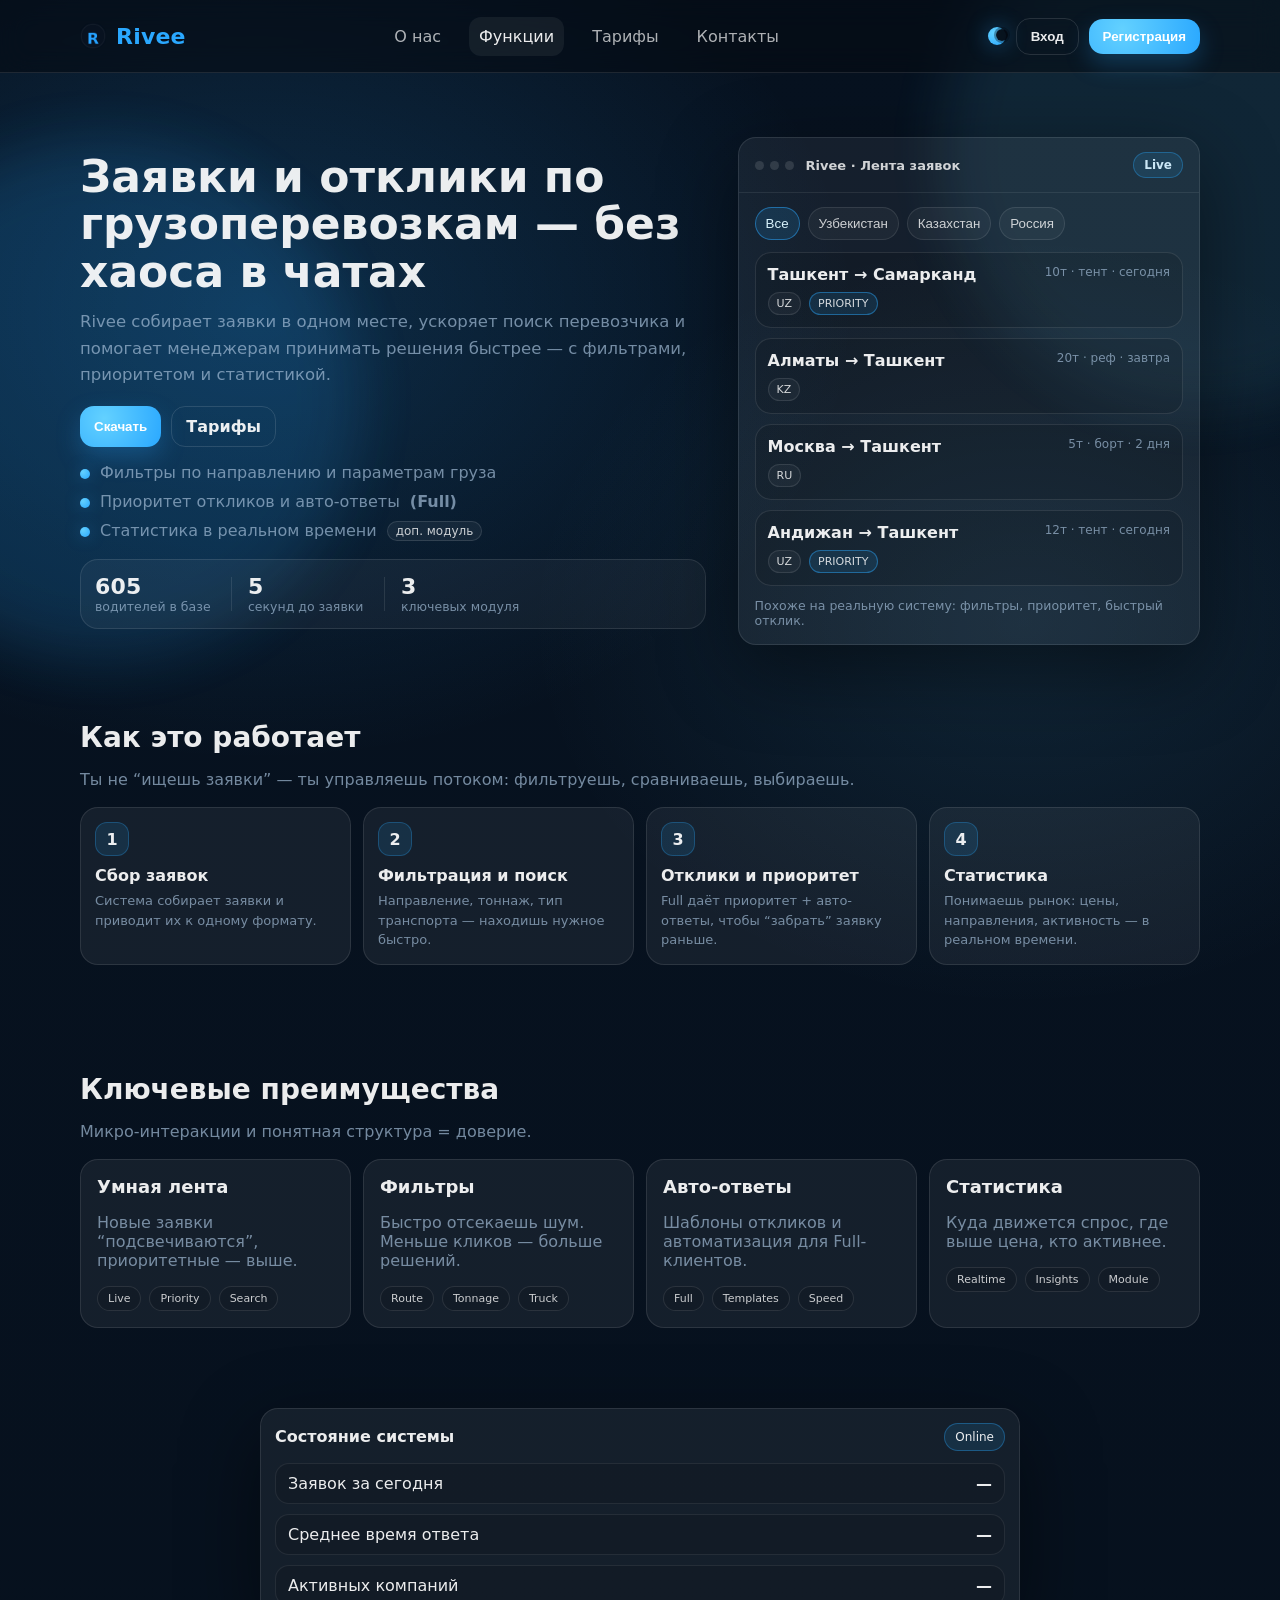
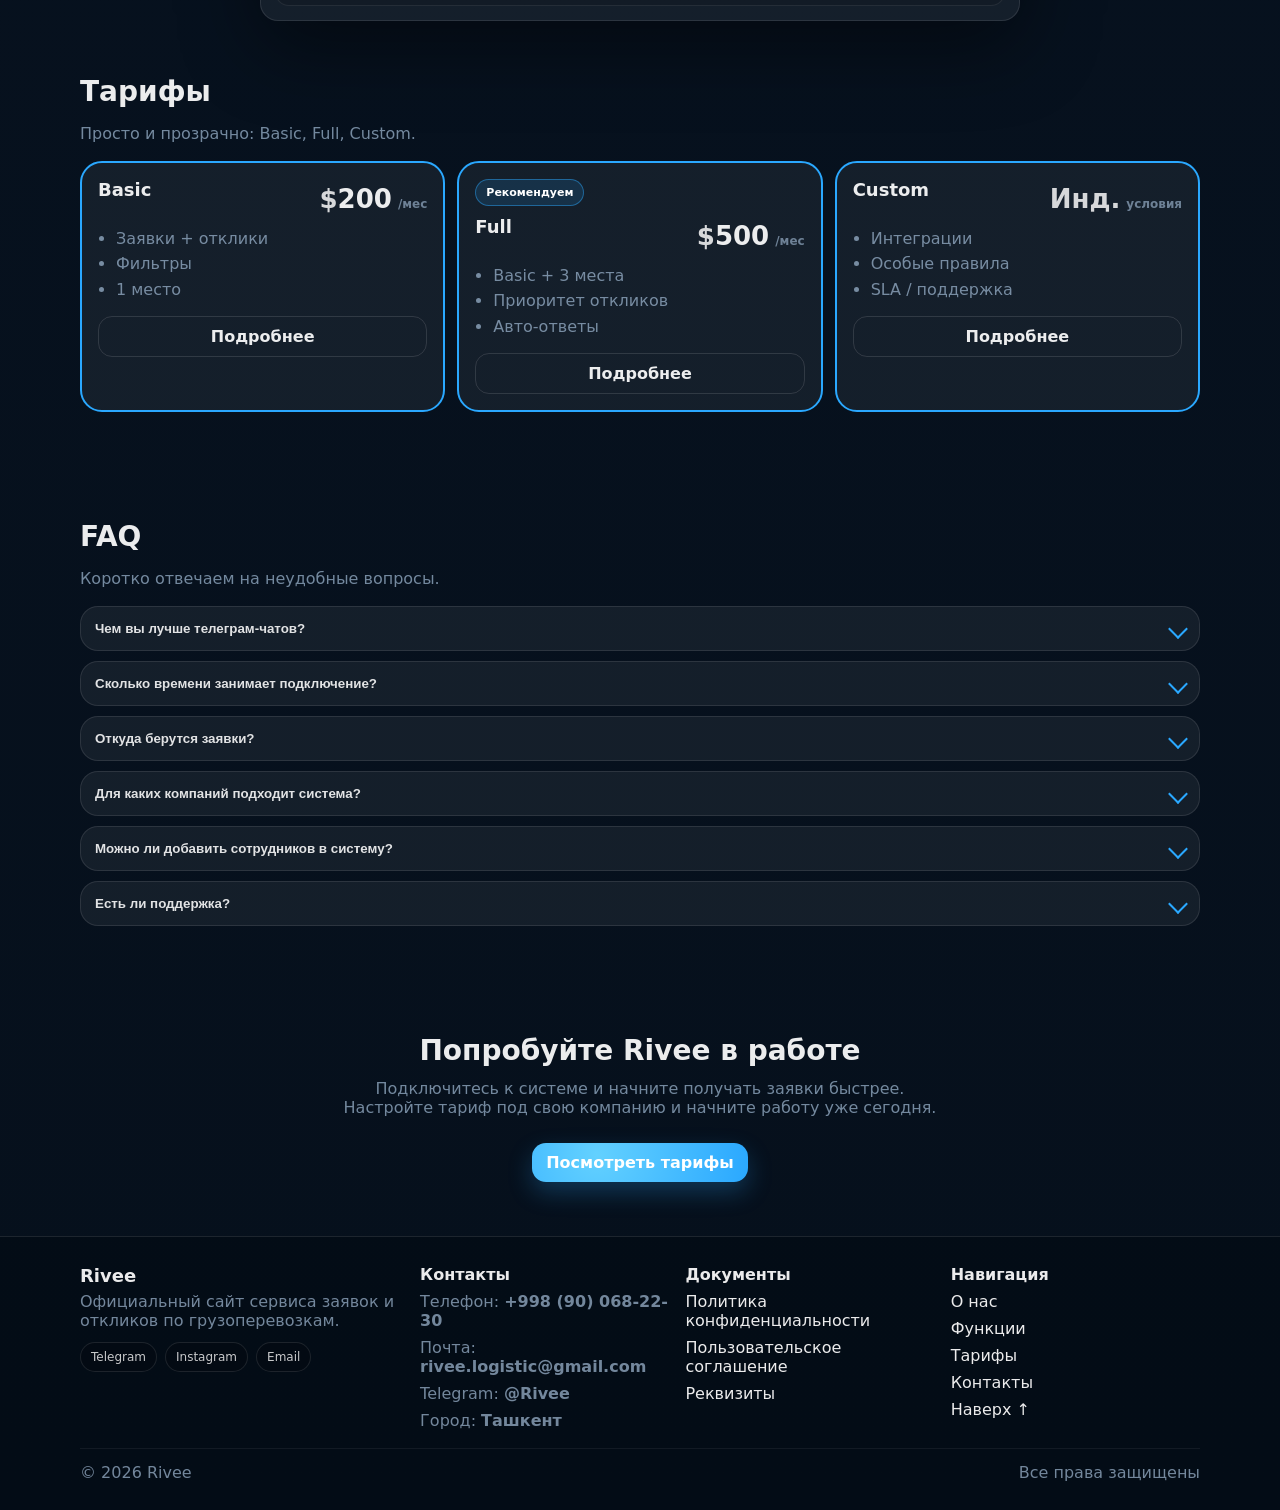
<file: index.html>
﻿<!doctype html>
<html lang="ru">
<head>
  <meta charset="UTF-8" />
  <meta name="viewport" content="width=device-width, initial-scale=1.0"/>
  <title>Rivee — заявки и отклики без хаоса</title>

  <link rel="icon" href="icon.ico" type="image/x-icon" />
  <link rel="stylesheet" href="style.css" />
</head>
<body>
  <!-- Top Bar -->
  <header class="topbar" id="top">
    <div class="container topbar__inner">
      <a class="brand" href="#top" aria-label="Rivee">
        <img class="brand__logo" src="icon.png" alt="Rivee" /><span class="brand__name">Rivee</span></a>

      <nav class="nav" aria-label="Навигация">
        <a class="nav__link" href="#about">О нас</a>
        <a class="nav__link" href="#features">Функции</a>
        <a class="nav__link" href="#pricing">Тарифы</a>
        <a class="nav__link" href="#" data-open-modal="contacts">Контакты</a>
      </nav>

      <div class="topbar__actions">
<!--        <button class="iconbtn" id="themeToggle" aria-label="Переключить тему" title="Тема"> -->
          <span class="iconbtn__icon" aria-hidden="true"></span>
        </button>
        <button class="btn btn--ghost" data-open-modal="login">Вход</button>
        <button class="btn btn--primary" data-open-modal="register">Регистрация</button>

        <button class="burger" id="burger" aria-label="Открыть меню">
          <span></span><span></span><span></span>
        </button>
      </div>
    </div>

    <div class="mobile" id="mobileMenu" aria-hidden="true">
      <a class="mobile__link" href="#about">О нас</a>
      <a class="mobile__link" href="#features">Функции</a>
      <a class="mobile__link" href="#pricing">Тарифы</a>
      <a class="mobile__link" href="#" data-open-modal="contacts">Контакты</a>
      <div class="mobile__row">
        <button class="btn btn--ghost w100" data-open-modal="login">Вход</button>
        <button class="btn btn--primary w100" data-open-modal="register">Регистрация</button>
      </div>
    </div>
  </header>

  <!-- Background FX -->
  <div class="bgfx" aria-hidden="true">
    <div class="bgfx__orb bgfx__orb--a"></div>
    <div class="bgfx__orb bgfx__orb--b"></div>
    <div class="bgfx__grid"></div>
  </div>

  <!-- HERO -->
  <main>
    <section class="hero">
      <div class="container hero__grid">
        <div class="hero__left">
          <h1 class="h1 reveal">
            Заявки и отклики по грузоперевозкам — без хаоса в чатах
          </h1>

          <p class="lead reveal" style="--d: 60ms">
            Rivee собирает заявки в одном месте, ускоряет поиск перевозчика и помогает менеджерам
            принимать решения быстрее — с фильтрами, приоритетом и статистикой.
          </p>

          <div class="hero__cta reveal" style="--d: 120ms">
            <button class="btn btn--primary" type="button" data-open-modal="download">Скачать</button>
            <a class="btn btn--ghost" href="#pricing">Тарифы</a>
          </div>

          <ul class="bullets reveal" style="--d: 180ms">
            <li>Фильтры по направлению и параметрам груза</li>
            <li>Приоритет откликов и авто-ответы <b>(Full)</b></li>
            <li>Статистика в реальном времени <span class="pill">доп. модуль</span></li>
          </ul>

          <div class="proof reveal" style="--d: 240ms">
            <div class="proof__item">
              <div class="proof__num" data-count="605">0</div>
              <div class="proof__label">водителей в базе</div>
            </div>
            <div class="proof__sep"></div>
            <div class="proof__item">
              <div class="proof__num" data-count="5">0</div>
              <div class="proof__label">секунд до заявки</div>
            </div>
            <div class="proof__sep"></div>
            <div class="proof__item">
              <div class="proof__num" data-count="3">0</div>
              <div class="proof__label">ключевых модуля</div>
            </div>
          </div>
        </div>

        <!-- Fake product demo card -->
        <div class="hero__right reveal" style="--d: 120ms">
          <div class="mock">
            <div class="mock__top">
              <div class="dots"><span></span><span></span><span></span></div>
              <div class="mock__title">Rivee · Лента заявок</div>
              <div class="mock__chip">Live</div>
            </div>

            <div class="mock__body">
              <div class="mock__filters">
                <button class="chip chip--active" data-filter="all">Все</button>
                <button class="chip" data-filter="uz">Узбекистан</button>
                <button class="chip" data-filter="kz">Казахстан</button>
                <button class="chip" data-filter="ru">Россия</button>
              </div>

              <div class="feed" id="feed" aria-live="polite">
                <!-- JS renders cards -->
              </div>

              <div class="mock__hint">
                Похоже на реальную систему: фильтры, приоритет, быстрый отклик.
              </div>
            </div>
          </div>
        </div>
      </div>
    </section>

    <!-- About / Steps -->
    <section class="section" id="about">
      <div class="container">
        <div class="section__head">
          <h2 class="h2 reveal">Как это работает</h2>
          <p class="muted reveal" style="--d:60ms">
            Ты не “ищешь заявки” — ты управляешь потоком: фильтруешь, сравниваешь, выбираешь.
          </p>
        </div>

        <div class="steps">
          <div class="step reveal">
            <div class="step__num">1</div>
            <div class="step__body">
              <div class="step__title">Сбор заявок</div>
              <div class="step__text">Система собирает заявки и приводит их к одному формату.</div>
            </div>
          </div>

          <div class="step reveal" style="--d:80ms">
            <div class="step__num">2</div>
            <div class="step__body">
              <div class="step__title">Фильтрация и поиск</div>
              <div class="step__text">Направление, тоннаж, тип транспорта — находишь нужное быстро.</div>
            </div>
          </div>

          <div class="step reveal" style="--d:160ms">
            <div class="step__num">3</div>
            <div class="step__body">
              <div class="step__title">Отклики и приоритет</div>
              <div class="step__text">Full даёт приоритет + авто-ответы, чтобы “забрать” заявку раньше.</div>
            </div>
          </div>

          <div class="step reveal" style="--d:240ms">
            <div class="step__num">4</div>
            <div class="step__body">
              <div class="step__title">Статистика</div>
              <div class="step__text">Понимаешь рынок: цены, направления, активность — в реальном времени.</div>
            </div>
          </div>
        </div>
      </div>
    </section>

    <!-- Features -->
    <section class="section" id="features">
      <div class="container">
        <div class="section__head">
          <h2 class="h2 reveal">Ключевые преимущества</h2>
          <p class="muted reveal" style="--d:60ms">Микро-интеракции и понятная структура = доверие.</p>
        </div>

        <div class="cards">
          <article class="card reveal">
            <h3 class="h3">Умная лента</h3>
            <p class="muted">Новые заявки “подсвечиваются”, приоритетные — выше.</p>
            <div class="tagrow">
              <span class="tag">Live</span><span class="tag">Priority</span><span class="tag">Search</span>
            </div>
          </article>

          <article class="card reveal" style="--d:80ms">
            <h3 class="h3">Фильтры</h3>
            <p class="muted">Быстро отсекаешь шум. Меньше кликов — больше решений.</p>
            <div class="tagrow">
              <span class="tag">Route</span><span class="tag">Tonnage</span><span class="tag">Truck</span>
            </div>
          </article>

          <article class="card reveal" style="--d:160ms">
            <h3 class="h3">Авто-ответы</h3>
            <p class="muted">Шаблоны откликов и автоматизация для Full-клиентов.</p>
            <div class="tagrow">
              <span class="tag">Full</span><span class="tag">Templates</span><span class="tag">Speed</span>
            </div>
          </article>

          <article class="card reveal" style="--d:240ms">
            <h3 class="h3">Статистика</h3>
            <p class="muted">Куда движется спрос, где выше цена, кто активнее.</p>
            <div class="tagrow">
              <span class="tag">Realtime</span><span class="tag">Insights</span><span class="tag">Module</span>
            </div>
          </article>
        </div>
      </div>
    </section>
        <div class="demo__right reveal" style="--d:100ms">
          <div class="system-wrap">
            <div class="panel">
            <div class="panel__head">
              <div class="panel__title">Состояние системы</div>
              <div class="panel__badge" id="statusBadge">Online</div>
            </div>
            <div class="panel__rows">
              <div class="row"><span>Заявок за сегодня</span><b id="rpm">—</b></div>
              <div class="row"><span>Среднее время ответа</span><b id="rt">—</b></div>
              <div class="row"><span>Активных компаний</span><b id="ac">—</b></div>
            </div>
          </div>
        </div>
        </div>
        </div>
      </div>
    </section>

    <!-- Pricing teaser -->
    <section class="section" id="pricing">
      <div class="container">
        <div class="section__head">
          <h2 class="h2 reveal">Тарифы</h2>
          <p class="muted reveal" style="--d:60ms">Просто и прозрачно: Basic, Full, Custom.</p>
        </div>

        <div class="pricing">
          <div class="pricecard reveal">
            <div class="pricecard__top">
              <h3 class="h3">Basic</h3>
              <div class="price"><span>$</span>200<span class="price__sub">/мес</span></div>
            </div>
            <ul class="list">
              <li>Заявки + отклики</li>
              <li>Фильтры</li>
              <li>1 место</li>
            </ul>
            <a class="btn btn--ghost w100" href="tariffs.html#basic">Подробнее</a>
          </div>

          <div class="pricecard pricecard--hot reveal" style="--d:90ms">
            <div class="pricecard__hot">Рекомендуем</div>
            <div class="pricecard__top">
              <h3 class="h3">Full</h3>
              <div class="price"><span>$</span>500<span class="price__sub">/мес</span></div>
            </div>
            <ul class="list">
              <li>Basic + 3 места</li>
              <li>Приоритет откликов</li>
              <li>Авто-ответы</li>
            </ul>
            <a class="btn btn--ghost w100" href="tariffs.html#full">Подробнее</a>
          </div>

          <div class="pricecard reveal" style="--d:180ms">
            <div class="pricecard__top">
              <h3 class="h3">Custom</h3>
              <div class="price"><span>Инд.</span><span class="price__sub">условия</span></div>
            </div>
            <ul class="list">
              <li>Интеграции</li>
              <li>Особые правила</li>
              <li>SLA / поддержка</li>
            </ul>
            <a class="btn btn--ghost w100" href="tariffs.html#custom">Подробнее</a>
          </div>
        </div>
      </div>
    </section>

    <!-- FAQ -->
    <section class="section">
      <div class="container">
        <div class="section__head">
          <h2 class="h2 reveal">FAQ</h2>
          <p class="muted reveal" style="--d:60ms">Коротко отвечаем на неудобные вопросы.</p>
        </div>

        <div class="faq">
          <button class="faq__q reveal">
            Чем вы лучше телеграм-чатов?
            <span class="faq__icon"></span>
          </button>
          <div class="faq__a">
            В чатах — шум и потеря времени. В Rivee — единый формат заявок, фильтры, приоритет и скорость принятия решения.
          </div>

          <button class="faq__q reveal" style="--d:100ms">
              Сколько времени занимает подключение?
              <span class="faq__icon"></span>
            </button>
            <div class="faq__a">
              Подключение занимает несколько минут. После получения доступа вы сразу
              можете начать принимать заявки и отправлять отклики.
            </div>

            <button class="faq__q reveal" style="--d:120ms">
              Откуда берутся заявки?
              <span class="faq__icon"></span>
            </button>
            <div class="faq__a">
              Заявки поступают из сети подключённых логистических компаний и базы водителей.
              Система собирает их в единой ленте, чтобы вы могли быстрее находить подходящие грузы.
            </div>

            <button class="faq__q reveal" style="--d:140ms">
              Для каких компаний подходит система?
              <span class="faq__icon"></span>
            </button>
            <div class="faq__a">
              Rivee подходит для транспортных компаний, диспетчеров и логистических операторов,
              которые регулярно ищут грузы или водителей и хотят ускорить этот процесс.
            </div>

            <button class="faq__q reveal" style="--d:160ms">
              Можно ли добавить сотрудников в систему?
              <span class="faq__icon"></span>
            </button>
            <div class="faq__a">
              Да. Вы можете добавить дополнительные места для сотрудников вашей компании
              или выбрать индивидуальный тариф с нужным количеством пользователей.
            </div>

            <button class="faq__q reveal" style="--d:180ms">
              Есть ли поддержка?
              <span class="faq__icon"></span>
            </button>
            <div class="faq__a">
              Да. Мы помогаем с подключением, настройкой и отвечаем на вопросы
              по работе системы.
            </div>

        </div>
      </div>
    </section>

    <section class="section">
      <div class="container">
    
        <div style="text-align:center;">
      
          <h2 class="h2" style="margin-bottom:12px">
            Попробуйте Rivee в работе
          </h2>

          <p class="muted" style="max-width:600px; margin:0 auto 26px">
            Подключитесь к системе и начните получать заявки быстрее.
            Настройте тариф под свою компанию и начните работу уже сегодня.
          </p>

          <a href="tariffs.html" class="btn btn--primary">
            Посмотреть тарифы
          </a>

        </div>

      </div>
    </section>
  </main>

  <footer class="footer" id="footer">
    <div class="container footer__grid">
      <div class="footer__brand">
        <div class="footer__logo">Rivee</div>
        <div class="muted">Официальный сайт сервиса заявок и откликов по грузоперевозкам.</div>
        <div class="footer__social">
          <a class="footer__chip" href="#" aria-label="Telegram">Telegram</a>
          <a class="footer__chip" href="#" aria-label="Instagram">Instagram</a>
          <a class="footer__chip" href="#" aria-label="Email">Email</a>
        </div>
      </div>

      <div>
        <div class="footer__title">Контакты</div>
        <div class="footer__list">
          <div>Телефон: <b>+998 (90) 068-22-30</b></div>
          <div>Почта: <b>rivee.logistic@gmail.com</b></div>
          <div>Telegram: <b>@Rivee</b></div>
          <div>Город: <b>Ташкент</b></div>
        </div>
      </div>

      <div>
        <div class="footer__title">Документы</div>
        <div class="footer__links">
          <a class="link" href="privacy.html">Политика конфиденциальности</a>
          <a class="link" href="terms.html">Пользовательское соглашение</a>
          <a class="link" href="requisites.html">Реквизиты</a>
        </div>
      </div>

      <div>
        <div class="footer__title">Навигация</div>
        <div class="footer__links">
          <a class="link" href="#about">О нас</a>
          <a class="link" href="#features">Функции</a>
          <a class="link" href="#pricing">Тарифы</a>
          <a class="link" href="#" data-open-modal="contacts">Контакты</a>
          <a class="link" href="#top" data-scroll-top>Наверх ↑</a>
        </div>
      </div>
    </div>

    <div class="container footer__bottom">
      <div class="muted">© <span id="year"></span> Rivee</div>
      <div class="muted">Все права защищены</div>
    </div>
  </footer>

  <!-- Modals: Auth + Plans -->
  <div class="modal" id="modal" aria-hidden="true">
    <div class="modal__backdrop" data-close-modal></div>
    <div class="modal__dialog" role="dialog" aria-modal="true" aria-labelledby="modalTitle">
      <div class="modal__head">
        <div class="modal__title" id="modalTitle">—</div>
        <button class="modal__close" aria-label="Закрыть" data-close-modal>✕</button>
      </div>
      <div class="modal__body" id="modalBody"></div>
    </div>
  </div>

  <script src="script.js"></script>
</body>
</html>
</file>
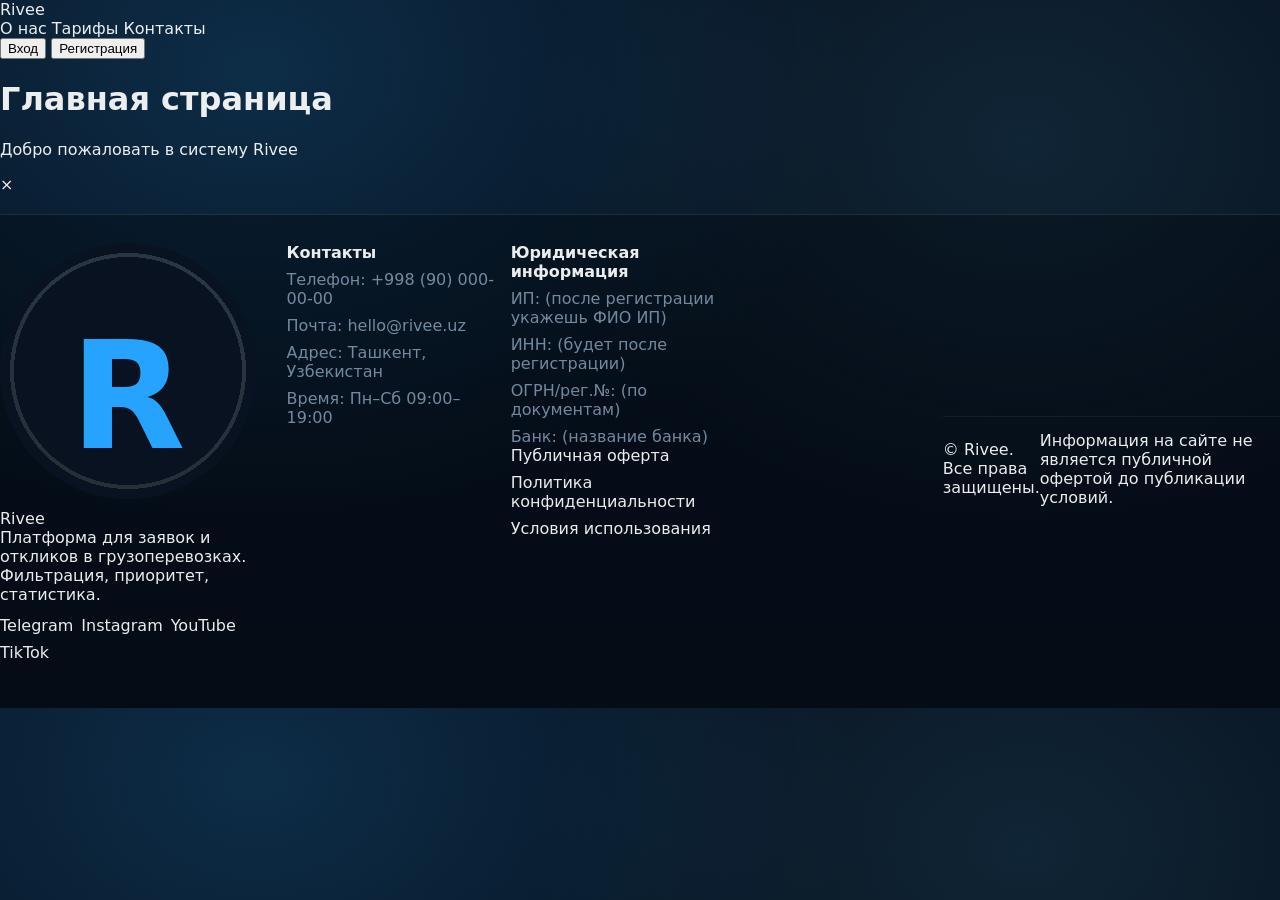
<file: home.html>
﻿<!DOCTYPE html>
<html lang="ru">
<head>
<meta charset="UTF-8">
<title>Rivee</title>
<link rel="stylesheet" href="style.css">
<link rel="icon" href="icon.ico" type="image/x-icon">
</head>

<body class="fade-in">

<header class="navbar">

<div class="nav-left">

<a href="#" class="logo-text" onclick="goStart()">Rivee</a>

</div>

  <div class="nav-center">
    <a href="#">О нас</a>
    <a href="#" onclick="goTariffs()">Тарифы</a>
    <a href="#" data-open="contactsModal">Контакты</a>
  </div>

  <div class="nav-right">
<!--    <button class="theme-toggle" id="themeToggle" type="button" aria-label="Сменить тему" aria-pressed="false"></button>-->
    <button class="nav-btn login" data-open="loginModal">Вход</button>
    <button class="nav-btn register" data-open="registerModal">Регистрация</button>
  </div>

</header>

<div class="home-page">

<h1>Главная страница</h1>
<p>Добро пожаловать в систему Rivee</p>

</div>

<div class="modal" id="loginModal" aria-hidden="true">
  <div class="modal__overlay" data-close></div>

  <div class="modal__dialog" role="dialog" aria-modal="true" aria-labelledby="loginTitle">
    <button class="modal__close" data-close aria-label="Закрыть">✕</button>

    <h2 class="modal__title" id="loginTitle">Вход</h2>

    <form class="modal__form" onsubmit="event.preventDefault(); alert('Пока без сервера 🙂');">
      <label class="field">
        <span>Email</span>
        <input type="email" placeholder="name.com" required>
      </label>

      <label class="field">
        <span>Пароль</span>
        <input type="password" placeholder="••••••••" required>
      </label>

      <button class="modal__primary" type="submit">Войти</button>

      <p class="modal__hint">
        Нет аккаунта?
        <a href="#" data-switch="registerModal">Зарегистрироваться</a>
      </p>
    </form>
  </div>
</div>

<!-- ===== MODAL: REGISTER ===== -->
<div class="modal" id="registerModal" aria-hidden="true">
  <div class="modal__overlay" data-close></div>

  <div class="modal__dialog" role="dialog" aria-modal="true" aria-labelledby="registerTitle">
    <button class="modal__close" data-close aria-label="Закрыть">✕</button>

    <h2 class="modal__title" id="registerTitle">Регистрация</h2>

    <form class="modal__form" onsubmit="event.preventDefault(); alert('Пока без сервера 🙂');">
      <label class="field">
        <span>Имя</span>
        <input type="text" placeholder="Riveim" required>
      </label>

      <label class="field">
        <span>Email</span>
        <input type="email" placeholder="name.com" required>
      </label>

      <label class="field">
        <span>Пароль</span>
        <input type="password" placeholder="Минимум 8 символов" minlength="8" required>
      </label>

      <button class="modal__primary" type="submit">Создать аккаунт</button>

      <p class="modal__hint">
        Уже есть аккаунт?
        <a href="#" data-switch="loginModal">Войти</a>
      </p>
    </form>
  </div>
</div>

<div id="tariffModal" class="tariff-modal">
  <div class="tariff-modal-content">
    <span class="tariff-close" id="tariffClose">&times;</span>
    <h2 id="tariffTitle"></h2>
    <ul id="tariffList"></ul>
  </div>
</div>

<!-- ===== CONTACTS MODAL ===== -->
<div class="modal" id="contactsModal" aria-hidden="true">
  <div class="modal__overlay" data-close></div>
  <div class="modal__dialog" role="dialog" aria-modal="true" aria-labelledby="contactsTitle">
    <button class="modal__close" type="button" data-close aria-label="Закрыть">✕</button>
    <div class="modal__title" id="contactsTitle">Контакты</div>

    <div class="contacts-grid">
      <div class="contact-item">
        <strong>Instagram</strong>
        <a href="https://instagram.com/your_profile" target="_blank" rel="noopener">@your_profile</a>
      </div>

      <div class="contact-item">
        <strong>Telegram</strong>
        <a href="https://t.me/your_username" target="_blank" rel="noopener">@your_username</a>
      </div>

      <div class="contact-item">
        <strong>YouTube</strong>
        <a href="https://youtube.com/@your_channel" target="_blank" rel="noopener">@your_channel</a>
      </div>

      <div class="contact-item">
        <strong>TikTok</strong>
        <a href="https://tiktok.com/@your_tiktok" target="_blank" rel="noopener">@your_tiktok</a>
      </div>

      <div class="contact-item">
        <strong>Телефон</strong>
        <a href="tel:+998900000000">+998 (90) 000-00-00</a>
      </div>

      <div class="contact-item">
        <strong>Почта</strong>
        <a href="mailto:hello@rivee.uz">hello@rivee.uz</a>
      </div>
    </div>

    <div class="contacts-note">
      Замените ссылки и контакты на свои реальные данные (Instagram/Telegram/YouTube/TikTok, телефон и e‑mail).
    </div>
  </div>
</div>

<script src="script.js"></script>

<footer class="footer">
  <div class="footer__inner">
    <div class="footer__grid">

      <div class="footer__col">
        <a href="index.html" class="footer__brand-row">
          <img src="icon.ico" class="footer__logo" alt="Rivee">
          <div class="footer__brand">Rivee</div>
        </a>
        <div class="footer__desc">
          Платформа для заявок и откликов в грузоперевозках. Фильтрация, приоритет, статистика.
        </div>

        <div class="footer__social">
          <a href="https://t.me/your_username" target="_blank" rel="noopener">Telegram</a>
          <a href="https://instagram.com/your_profile" target="_blank" rel="noopener">Instagram</a>
          <a href="https://youtube.com/@your_channel" target="_blank" rel="noopener">YouTube</a>
          <a href="https://tiktok.com/@your_tiktok" target="_blank" rel="noopener">TikTok</a>
        </div>
      </div>

      <div class="footer__col">
        <div class="footer__title">Контакты</div>
        <div class="footer__list">
          <div><span>Телефон:</span> <a href="tel:+998900000000">+998 (90) 000-00-00</a></div>
          <div><span>Почта:</span> <a href="mailto:hello@rivee.uz">hello@rivee.uz</a></div>
          <div><span>Адрес:</span> Ташкент, Узбекистан</div>
          <div><span>Время:</span> Пн–Сб 09:00–19:00</div>
        </div>
      </div>

      <div class="footer__col">
        <div class="footer__title">Юридическая информация</div>
        <div class="footer__list">
          <div><span>ИП:</span> (после регистрации укажешь ФИО ИП)</div>
          <div><span>ИНН:</span> (будет после регистрации)</div>
          <div><span>ОГРН/рег.№:</span> (по документам)</div>
          <div><span>Банк:</span> (название банка)</div>
        </div>

        <div class="footer__links">
          <a href="#" class="footer__link">Публичная оферта</a>
          <a href="#" class="footer__link">Политика конфиденциальности</a>
          <a href="#" class="footer__link">Условия использования</a>
        </div>
      </div>

    </div>

    <div class="footer__bottom">
      <div>© <span id="year"></span> Rivee. Все права защищены.</div>
      <div class="footer__note">Информация на сайте не является публичной офертой до публикации условий.</div>
    </div>
  </div>
</footer>

</body>
</html>
</file>
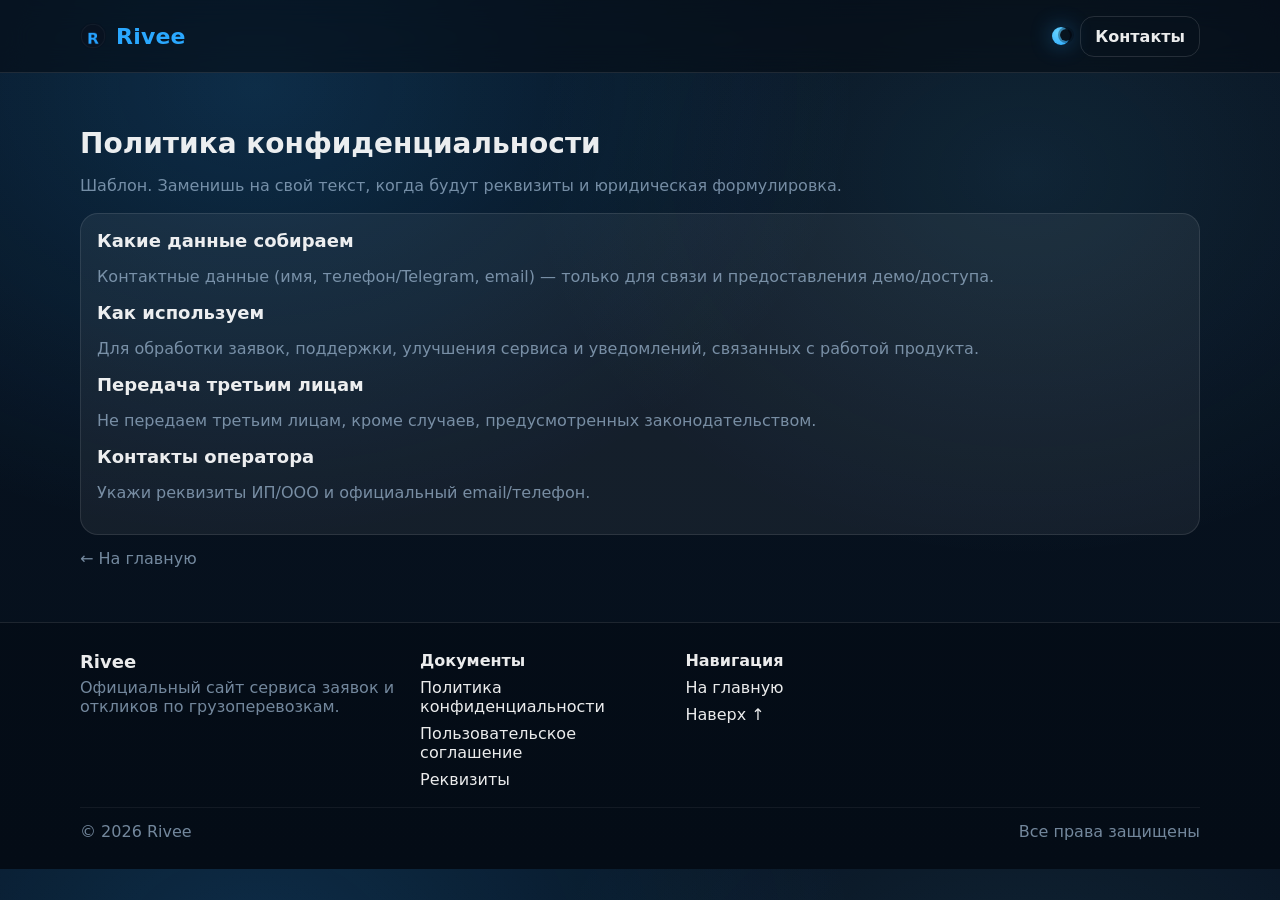
<file: privacy.html>
﻿<!doctype html>
<html lang="ru">
<head>
  <meta charset="UTF-8" />
  <meta name="viewport" content="width=device-width, initial-scale=1.0"/>
  <title>Rivee — Политика конфиденциальности</title>
  <link rel="icon" href="icon.ico" type="image/x-icon" />
  <link rel="stylesheet" href="style.css" />
</head>
<body>
  <header class="topbar" id="top">
    <div class="container topbar__inner">
      <a class="brand" href="index.html" aria-label="Rivee">
        <img class="brand__logo" src="icon.png" alt="Rivee" /><span class="brand__name">Rivee</span>
      </a>

      <div class="topbar__actions">
<!--      <button class="iconbtn" id="themeToggle" aria-label="Переключить тему" title="Тема"> -->
          <span class="iconbtn__icon" aria-hidden="true"></span>
        </button>
        <a class="btn btn--ghost" href="index.html#contacts">Контакты</a>
      </div>
    </div>
  </header>

  <main class="section">
    <div class="container">
      <div class="section__head">
        <h1 class="h2 reveal">Политика конфиденциальности</h1>
        <p class="muted reveal" style="--d:60ms">Шаблон. Заменишь на свой текст, когда будут реквизиты и юридическая формулировка.</p>
      </div>

      <div class="card reveal">
        <h3 class="h3">Какие данные собираем</h3>
        <p class="muted">Контактные данные (имя, телефон/Telegram, email) — только для связи и предоставления демо/доступа.</p>

        <h3 class="h3" style="margin-top:14px;">Как используем</h3>
        <p class="muted">Для обработки заявок, поддержки, улучшения сервиса и уведомлений, связанных с работой продукта.</p>

        <h3 class="h3" style="margin-top:14px;">Передача третьим лицам</h3>
        <p class="muted">Не передаем третьим лицам, кроме случаев, предусмотренных законодательством.</p>

        <h3 class="h3" style="margin-top:14px;">Контакты оператора</h3>
        <p class="muted">Укажи реквизиты ИП/ООО и официальный email/телефон.</p>
      </div>

      <div style="height:14px"></div>
      <a class="muted link reveal" href="index.html">← На главную</a>
    </div>
  </main>

  <footer class="footer" id="footer">
    <div class="container footer__grid">
      <div class="footer__brand">
        <div class="footer__logo">Rivee</div>
        <div class="muted">Официальный сайт сервиса заявок и откликов по грузоперевозкам.</div>
      </div>
      <div>
        <div class="footer__title">Документы</div>
        <div class="footer__links">
          <a class="link" href="privacy.html">Политика конфиденциальности</a>
          <a class="link" href="terms.html">Пользовательское соглашение</a>
          <a class="link" href="requisites.html">Реквизиты</a>
        </div>
      </div>
      <div>
        <div class="footer__title">Навигация</div>
        <div class="footer__links">
          <a class="link" href="index.html#top">На главную</a>
          <a class="link" href="#top" data-scroll-top>Наверх ↑</a>
        </div>
      </div>
      <div></div>
    </div>
    <div class="container footer__bottom">
      <div class="muted">© <span id="year"></span> Rivee</div>
      <div class="muted">Все права защищены</div>
    </div>
  </footer>

  <script src="script.js"></script>
</body>
</html>
</file>
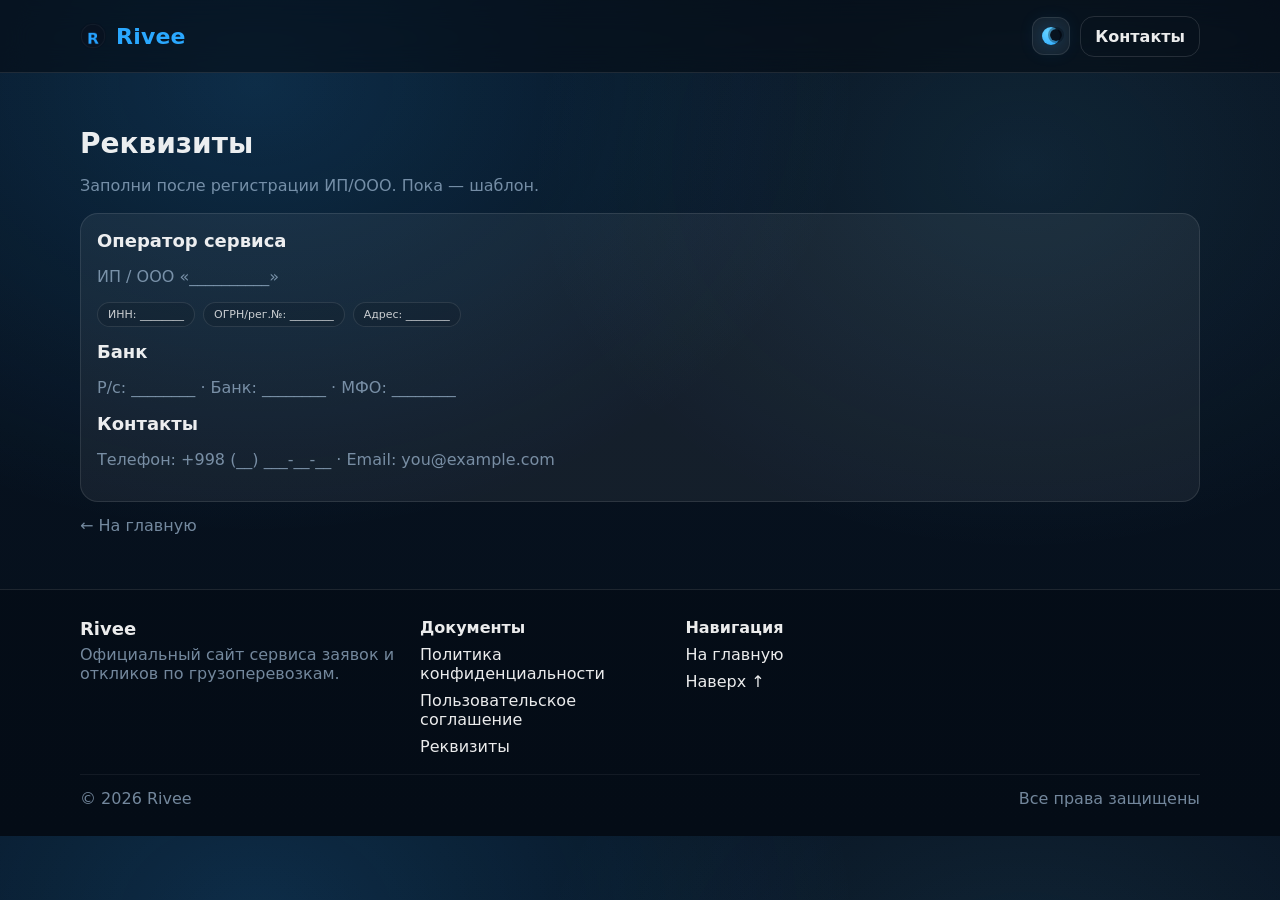
<file: requisites.html>
<!doctype html>
<html lang="ru">
<head>
  <meta charset="UTF-8" />
  <meta name="viewport" content="width=device-width, initial-scale=1.0"/>
  <title>Rivee — Реквизиты</title>
  <link rel="icon" href="icon.ico" type="image/x-icon" />
  <link rel="stylesheet" href="style.css" />
</head>
<body>
  <header class="topbar" id="top">
    <div class="container topbar__inner">
      <a class="brand" href="index.html" aria-label="Rivee">
        <img class="brand__logo" src="icon.png" alt="Rivee" /><span class="brand__name">Rivee</span>
      </a>

      <div class="topbar__actions">
        <button class="iconbtn" id="themeToggle" aria-label="Переключить тему" title="Тема">
          <span class="iconbtn__icon" aria-hidden="true"></span>
        </button>
        <a class="btn btn--ghost" href="index.html#contacts">Контакты</a>
      </div>
    </div>
  </header>

  <main class="section">
    <div class="container">
      <div class="section__head">
        <h1 class="h2 reveal">Реквизиты</h1>
        <p class="muted reveal" style="--d:60ms">Заполни после регистрации ИП/ООО. Пока — шаблон.</p>
      </div>

      <div class="card reveal">
        <h3 class="h3">Оператор сервиса</h3>
        <p class="muted">ИП / ООО «__________»</p>

        <div class="tagrow" style="margin-top:10px;">
          <span class="tag">ИНН: ________</span>
          <span class="tag">ОГРН/рег.№: ________</span>
          <span class="tag">Адрес: ________</span>
        </div>

        <h3 class="h3" style="margin-top:14px;">Банк</h3>
        <p class="muted">Р/с: ________ · Банк: ________ · МФО: ________</p>

        <h3 class="h3" style="margin-top:14px;">Контакты</h3>
        <p class="muted">Телефон: +998 (__) ___-__-__ · Email: you@example.com</p>
      </div>

      <div style="height:14px"></div>
      <a class="muted link reveal" href="index.html">← На главную</a>
    </div>
  </main>

  <footer class="footer" id="footer">
    <div class="container footer__grid">
      <div class="footer__brand">
        <div class="footer__logo">Rivee</div>
        <div class="muted">Официальный сайт сервиса заявок и откликов по грузоперевозкам.</div>
      </div>
      <div>
        <div class="footer__title">Документы</div>
        <div class="footer__links">
          <a class="link" href="privacy.html">Политика конфиденциальности</a>
          <a class="link" href="terms.html">Пользовательское соглашение</a>
          <a class="link" href="requisites.html">Реквизиты</a>
        </div>
      </div>
      <div>
        <div class="footer__title">Навигация</div>
        <div class="footer__links">
          <a class="link" href="index.html#top">На главную</a>
          <a class="link" href="#top" data-scroll-top>Наверх ↑</a>
        </div>
      </div>
      <div></div>
    </div>
    <div class="container footer__bottom">
      <div class="muted">© <span id="year"></span> Rivee</div>
      <div class="muted">Все права защищены</div>
    </div>
  </footer>

  <script src="script.js"></script>
</body>
</html>
</file>
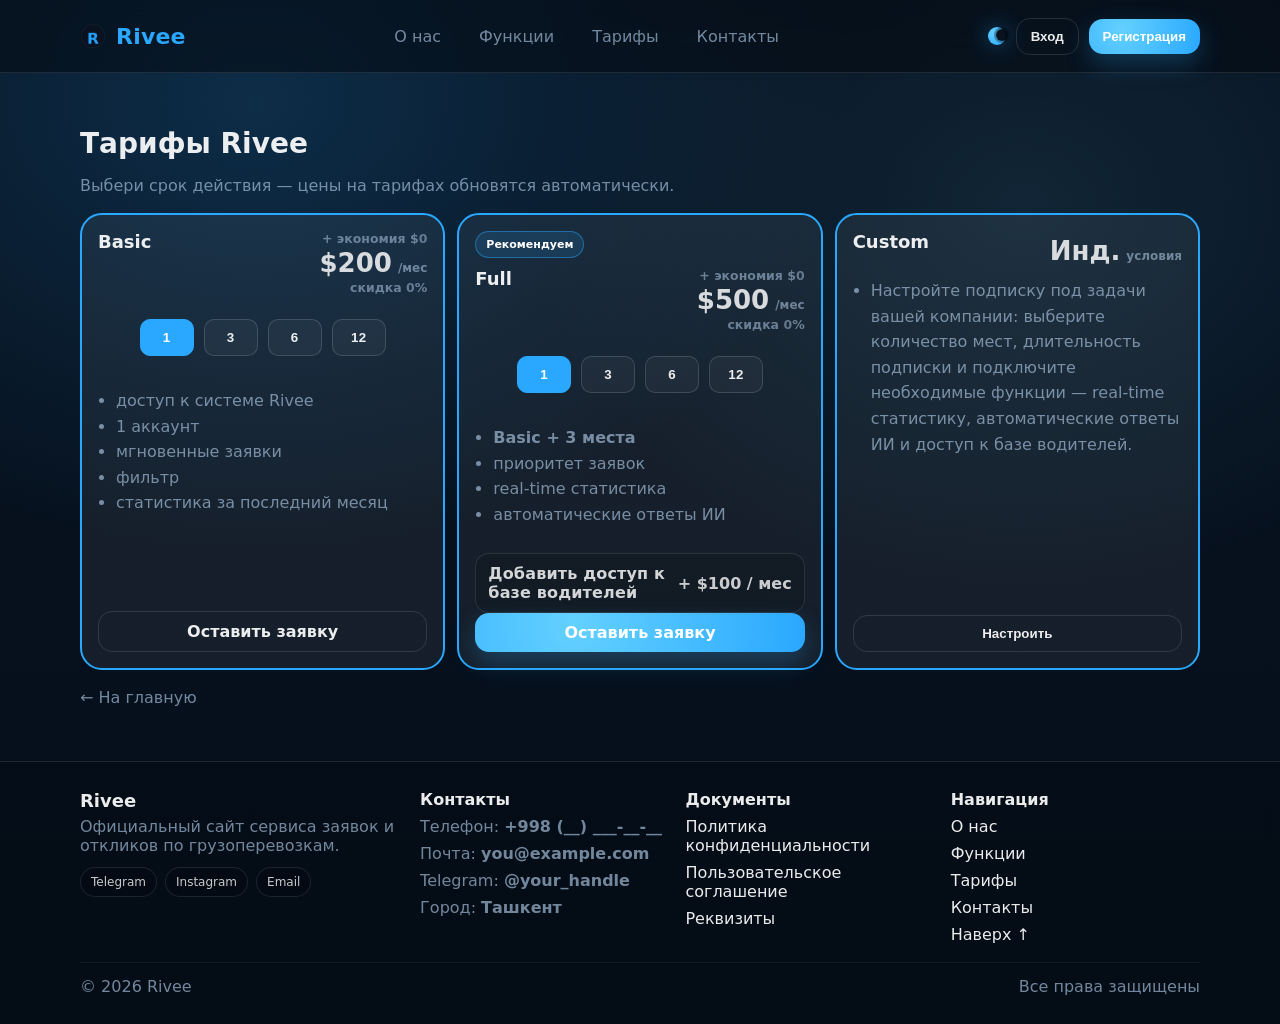
<file: tariffs.html>
﻿<!doctype html>
<html lang="ru">
<head>
  <meta charset="UTF-8" />
  <meta name="viewport" content="width=device-width, initial-scale=1.0"/>
  <title>Rivee — Тарифы</title>
  <link rel="icon" href="icon.ico" type="image/x-icon" />
  <link rel="stylesheet" href="style.css" />

  <style>
    /* tariffs.html only */
    .card-duration{display:flex;gap:10px;flex-wrap:wrap}
    .card-duration .segbtn{
      border-radius:10px !important;
      padding:10px 14px;
      min-width:54px;
      justify-content:center;
    }
  
    .addonPill{
      display:flex;
      align-items:center;
      justify-content:space-between;
      gap:12px;
      width:100%;
      padding:10px 12px;
      border-radius:14px;
      border:1px solid rgba(255,255,255,.10);
      background: rgba(0,0,0,.12);
      color: rgba(255,255,255,.82);
      cursor:pointer;
      transition: .18s ease;
      user-select:none;
    }
    .addonToggle input{
      position:absolute;
      opacity:0;
      pointer-events:none;
    }
    .addonToggle input:checked + .addonPill{
      border-color: rgba(42,168,255,.35);
      background: rgba(42,168,255,.10);
      color: rgba(214,241,255,.95);
      box-shadow: 0 10px 34px rgba(42,168,255,.10);
    }
    
    .addonPill:hover{
      border-color: rgba(255,255,255,.16);
      background: rgba(255,255,255,.06);
      transform: translateY(-1px);
    }
.addonPrice{white-space:nowrap; opacity:.95;}

</style>

</head>
<body>
  <header class="topbar" id="top">
    <div class="container topbar__inner">
      <a class="brand" href="index.html" aria-label="Rivee">
        <img class="brand__logo" src="icon.png" alt="Rivee" /><span class="brand__name">Rivee</span></a>

      <nav class="nav" aria-label="Навигация">
        <a class="nav__link" href="index.html#about">О нас</a>
        <a class="nav__link" href="index.html#features">Функции</a>
        <a class="nav__link" href="index.html#pricing">Тарифы</a>
        <a class="nav__link" href="#" data-open-modal="contacts">Контакты</a>
      </nav>

      <div class="topbar__actions">
        <!--<button class="iconbtn" id="themeToggle" aria-label="Переключить тему" title="Тема">-->
          <span class="iconbtn__icon" aria-hidden="true"></span>
        </button>
        <button class="btn btn--ghost" data-open-modal="login">Вход</button>
        <button class="btn btn--primary" data-open-modal="register">Регистрация</button>

        <button class="burger" id="burger" aria-label="Открыть меню">
          <span></span><span></span><span></span>
        </button>
      </div>
    </div>

    <div class="mobile" id="mobileMenu" aria-hidden="true">
      <a class="mobile__link" href="index.html#about">О нас</a>
      <a class="mobile__link" href="index.html#features">Функции</a>
      <a class="mobile__link" href="index.html#pricing">Тарифы</a>
      <a class="mobile__link" href="#" data-open-modal="contacts">Контакты</a>
      <div class="mobile__row">
        <button class="btn btn--ghost w100" data-open-modal="login">Вход</button>
        <button class="btn btn--primary w100" data-open-modal="register">Регистрация</button>
      </div>
    </div>
  </header>

  
  <main class="section">
    <div class="container">
      <div class="section__head">
        <h1 class="h2 reveal">Тарифы Rivee</h1>
        <p class="muted reveal" style="--d:60ms">Выбери срок действия — цены на тарифах обновятся автоматически.</p>
      </div>

      <div class="pricing pricing--full">

        <!-- BASIC -->
        <div class="pricecard reveal" id="basic" data-plan="basic" data-base="200">
          <div class="pricecard__top" style="display:flex;justify-content:space-between;gap:16px;align-items:flex-start;">
            <h3 class="h3" style="margin:0;">Basic</h3>

            <div class="price" style="text-align:right;">
              <div class="muted small" style="margin-bottom:2px;">+ экономия <b>$<span data-save>0</span></b></div>
              <div><span>$</span><span class="price__num" data-price>200</span><span class="price__sub" data-sub>/мес</span></div>
              <div class="muted small" style="margin-top:2px;">скидка <b><span data-discount>0</span>%</b></div>
            </div>
          </div>

          <div class="durationbar card-duration" aria-label="Срок Basic" style="margin-top:12px;">
            <button class="segbtn is-active" type="button" data-m="1">1</button>
            <button class="segbtn" type="button" data-m="3">3</button>
            <button class="segbtn" type="button" data-m="6">6</button>
            <button class="segbtn" type="button" data-m="12">12</button>
          </div>

          <ul class="list" style="margin-top:14px;">
            <li>доступ к системе Rivee</li>
            <li>1 аккаунт</li>
            <li>мгновенные заявки</li>
            <li>фильтр</li>
            <li>статистика за последний месяц</li>
          </ul>

          <div class="pricecard__foot">
            <div class="pricecard__actions">
              <a class="btn btn--ghost w100 js-lead-open">Оставить заявку</a>
            </div>
          </div>
        </div>

        <!-- FULL -->
        <div class="pricecard pricecard--hot reveal" id="full" data-plan="full" data-base="500" style="--d:90ms">
          <div class="pricecard__hot">Рекомендуем</div>

          <div class="pricecard__top" style="display:flex;justify-content:space-between;gap:16px;align-items:flex-start;">
            <h3 class="h3" style="margin:0;">Full</h3>

            <div class="price" style="text-align:right;">
              <div class="muted small" style="margin-bottom:2px;">+ экономия <b>$<span data-save>0</span></b></div>
              <div><span>$</span><span class="price__num" data-price>500</span><span class="price__sub" data-sub>/мес</span></div>
              <div class="muted small" style="margin-top:2px;">скидка <b><span data-discount>0</span>%</b></div>
            </div>
          </div>

          <div class="durationbar card-duration" aria-label="Срок Full" style="margin-top:12px;">
            <button class="segbtn is-active" type="button" data-m="1">1</button>
            <button class="segbtn" type="button" data-m="3">3</button>
            <button class="segbtn" type="button" data-m="6">6</button>
            <button class="segbtn" type="button" data-m="12">12</button>
          </div>

          <ul class="list" style="margin-top:14px;">
            <li><b>Basic + 3 места</b></li>
            <li>приоритет заявок</li>
            <li>real-time статистика</li>
            <li>автоматические ответы ИИ</li>
          </ul>

          
          <div class="addonRow" style="margin-top:12px;">
            <label class="addonToggle" style="display:block;">
              <input type="checkbox" data-addon="drivers" />
              <span class="addonPill">
                <span class="addonTitle">Добавить доступ к базе водителей</span>
                <span class="addonPrice"><b>+ $100 / мес</b></span>
              </span>
            </label>
          </div>


          <div class="pricecard__foot">
            <div class="pricecard__actions">
              <a class="btn btn--primary w100 btn--ghost js-lead-open">Оставить заявку</a>
            </div>
          </div>
        </div>

        <!-- CUSTOM -->
        <div class="pricecard reveal" id="custom" data-plan="custom" style="--d:180ms">
          <div class="pricecard__top">
            <h3 class="h3">Custom</h3>
            <div class="price"><span>Инд.</span><span class="price__sub">условия</span></div>
          </div>

          <ul class="list">
            <li>Настройте подписку под задачи вашей компании: выберите количество мест,
            длительность подписки и подключите необходимые функции — real-time статистику, 
            автоматические ответы ИИ и доступ к базе водителей.</li>
          </ul>

          <div class="pricecard__foot">
            <div class="pricecard__actions">
              <button class="btn btn--ghost w100" type="button" id="customConfigure">Настроить</button>
            </div>
          </div>
        </div>

      </div>


      <div style="height:18px"></div>
      <a class="muted link reveal" href="index.html">← На главную</a>
    </div>
  </main>


  <footer class="footer" id="footer">
    <div class="container footer__grid">
      <div class="footer__brand">
        <div class="footer__logo">Rivee</div>
        <div class="muted">Официальный сайт сервиса заявок и откликов по грузоперевозкам.</div>
        <div class="footer__social">
          <a class="footer__chip" href="#" aria-label="Telegram">Telegram</a>
          <a class="footer__chip" href="#" aria-label="Instagram">Instagram</a>
          <a class="footer__chip" href="#" aria-label="Email">Email</a>
        </div>
      </div>

      <div>
        <div class="footer__title">Контакты</div>
        <div class="footer__list">
          <div>Телефон: <b>+998 (__) ___-__-__</b></div>
          <div>Почта: <b>you@example.com</b></div>
          <div>Telegram: <b>@your_handle</b></div>
          <div>Город: <b>Ташкент</b></div>
        </div>
      </div>

      <div>
        <div class="footer__title">Документы</div>
        <div class="footer__links">
          <a class="link" href="privacy.html">Политика конфиденциальности</a>
          <a class="link" href="terms.html">Пользовательское соглашение</a>
          <a class="link" href="requisites.html">Реквизиты</a>
        </div>
      </div>

      <div>
        <div class="footer__title">Навигация</div>
        <div class="footer__links">
          <a class="link" href="index.html#about">О нас</a>
          <a class="link" href="index.html#features">Функции</a>
          <a class="link" href="index.html#pricing">Тарифы</a>
          <a class="link" href="#" data-open-modal="contacts">Контакты</a>
          <a class="link" href="#top" data-scroll-top>Наверх ↑</a>
        </div>
      </div>
    </div>

    <div class="container footer__bottom">
      <div class="muted">© <span id="year"></span> Rivee</div>
      <div class="muted">Все права защищены</div>
    </div>
  </footer>

  <!-- Modals: Auth + Plans -->
  <div class="modal" id="modal" aria-hidden="true">
    <div class="modal__backdrop" data-close-modal></div>
    <div class="modal__dialog" role="dialog" aria-modal="true" aria-labelledby="modalTitle">
      <div class="modal__head">
        <div class="modal__title" id="modalTitle">—</div>
        <button class="modal__close" aria-label="Закрыть" data-close-modal>✕</button>
      </div>
      <div class="modal__body" id="modalBody"></div>
    </div>
  </div>

  <script src="script.js"></script>

  <script>
  (function(){
    const DISCOUNT = {1:0, 3:0.05, 6:0.10, 12:0.15};

    function fmt(n){
      return Math.round(n).toString().replace(/\B(?=(\d{3})+(?!\d))/g, " ");
    }

    function updateCard(card){
      const plan = card.getAttribute("data-plan");
      if(plan === "custom") return;

      const base = Number(card.getAttribute("data-base") || "0");
      const months = Number(card.getAttribute("data-months") || "1");
      const disc = DISCOUNT[months] ?? 0;

      let addon = 0;
      const addonCb = card.querySelector('input[data-addon="drivers"]');
      if(addonCb && addonCb.checked) addon = 100;

      const monthPrice = base + addon;
      const raw = monthPrice * months;
      const total = raw * (1 - disc);
      const save = raw - total;

      const priceEl = card.querySelector("[data-price]");
      const subEl = card.querySelector("[data-sub]");
      const saveEl = card.querySelector("[data-save]");
      const discEl = card.querySelector("[data-discount]");

      if(priceEl) priceEl.textContent = fmt(months === 1 ? monthPrice : total);
      if(subEl) subEl.textContent = months === 1 ? "/мес" : `/${months} мес`;
      if(saveEl) saveEl.textContent = fmt(save);
      if(discEl) discEl.textContent = Math.round(disc * 100);
    }

    function bindCard(card){
      card.setAttribute("data-months","1");
      updateCard(card);

      const btns = [...card.querySelectorAll(".card-duration .segbtn[data-m]")];
      btns.forEach(b=>{
        b.addEventListener("click", ()=>{
          const m = Number(b.getAttribute("data-m") || "1");
          card.setAttribute("data-months", String(m));
          btns.forEach(x=>x.classList.toggle("is-active", x === b));
          updateCard(card);
        });
      });

      const addonCb = card.querySelector('input[data-addon="drivers"]');
      if(addonCb){
        addonCb.addEventListener("change", ()=> updateCard(card));
      }
    }

    document.querySelectorAll(".pricecard[data-plan]").forEach(bindCard);

    // Custom modal
    const btn = document.getElementById("customConfigure");
    if(btn){
      btn.addEventListener("click", ()=>{
        const html = `
          <div class="muted">Настройте подписку по своему желанию</div>

          <div class="custom-modal-grid">
            <div class="custom-modal-field">
              <label for="cSeats">количество мест:</label>
              <div class="number-input compact">
                <button class="num-btn" type="button" data-step="-1" aria-label="Уменьшить значение">&lt;</button>
                <input type="text" id="cSeats" value="1" inputmode="numeric" pattern="[0-9]*" aria-label="Количество мест" />
                <button class="num-btn" type="button" data-step="1" aria-label="Увеличить значение">&gt;</button>
              </div>
            </div>

            <div class="custom-modal-field">
              <label for="cMonths">длительность:</label>
              <div class="number-input compact">
                <button class="num-btn" type="button" data-step="-1" aria-label="Уменьшить значение">&lt;</button>
                <input type="text" id="cMonths" value="1" inputmode="numeric" pattern="[0-9]*" aria-label="Длительность в месяцах" />
                <button class="num-btn" type="button" data-step="1" aria-label="Увеличить значение">&gt;</button>
              </div>
            </div>
          </div>

          <label class="muted small" style="display:flex;align-items:center;gap:10px;margin-top:10px;">
            <input id="cRealtime" type="checkbox" />
            <span>real-time статистика:</span>
          </label>

          <label class="muted small" style="display:flex;align-items:center;gap:10px;margin-top:8px;">
            <input id="cAI" type="checkbox" />
            <span>автоматические ответы ИИ:</span>
          </label>

          <label class="muted small" style="display:flex;align-items:center;gap:10px;margin-top:8px;">
            <input id="cDrivers" type="checkbox" />
            <span>доступ к базе водителей:</span>
          </label>

          <div class="modal__actions" style="margin-top:14px;">
            <button class="btn btn--ghost" type="button" data-close-modal>Отмена</button>
            <button class="btn btn--primary" type="button" id="customSubmit">Отправить</button>
          </div>

          <div class="muted" style="margin-top:10px;font-size:12px;">Мы свяжемся с вами в рабочее время</div>
        `;

        const om = (typeof openModal === "function") ? openModal : (typeof window.openModal === "function" ? window.openModal : null);
        if(om){ om("Custom — настройка", html); }
      });
    }

    document.addEventListener("click", (e)=>{
      const t = e.target;
      if(!(t instanceof HTMLElement)) return;

      // Stepper (< and >) for "количество мест" inside Custom modal
      const stepBtn = t.closest(".num-btn[data-step]");
      if(stepBtn){
        e.preventDefault();
        e.stopPropagation();
        const wrap = stepBtn.closest(".number-input");
        const input = wrap ? wrap.querySelector("input") : null;
        if(input){
          const step = Number(stepBtn.getAttribute("data-step") || "0");
          const cur = Math.max(1, parseInt(String(input.value || "1"), 10) || 1);
          input.value = String(Math.max(1, cur + step));
        }
        return;
      }

      if(t instanceof HTMLInputElement && (t.id === "cSeats" || t.id === "cMonths")){
        t.value = t.value.replace(/[^\d]/g, "");
        if(t.value === "" || Number(t.value) < 1) t.value = "1";
      }

      if(t.id === "customSubmit"){
        const ts = (typeof toast === "function") ? toast : (typeof window.toast === "function" ? window.toast : null);
        const cm = (typeof closeModal === "function") ? closeModal : (typeof window.closeModal === "function" ? window.closeModal : null);

        const seats = Math.max(1, Number((document.getElementById("cSeats")||{}).value || 1));
        const months = Math.max(1, Number((document.getElementById("cMonths")||{}).value || 1));
        const realtime = !!(document.getElementById("cRealtime") && document.getElementById("cRealtime").checked);
        const ai = !!(document.getElementById("cAI") && document.getElementById("cAI").checked);
        const drivers = !!(document.getElementById("cDrivers") && document.getElementById("cDrivers").checked);

        const parts = [
          `мест: ${seats}`,
          `мес: ${months}`,
          realtime ? "real-time: да" : "real-time: нет",
          ai ? "ИИ: да" : "ИИ: нет",
          drivers ? "база водителей: да" : "база водителей: нет"
        ];

        if(ts) ts("Запрос Custom отправлен — " + parts.join(", "));
        if(cm) cm();
      }
    });
  })();
  </script>


<!-- Lead Modal -->
<div class="lead-modal" id="leadModal">
  <div class="lead-modal__backdrop" data-lead-close></div>
  <div class="lead-modal__panel">
    <div class="lead-modal__head">
      <div>
        <div class="lead-modal__title">Оставить заявку</div>
        <div class="lead-modal__sub">Оставьте контакты — мы свяжемся с вами и уточним детали</div>
      </div>
      <button class="lead-modal__x" data-lead-close>✕</button>
    </div>
    <form class="lead-form" id="leadForm">
      <label class="lead-field">
        <span>Компания / юр. лицо</span>
        <input type="text" name="company" required>
      </label>
      <div class="lead-row">
        <label class="lead-field">
          <span>Email</span>
          <input type="email" name="email" required>
        </label>
        <label class="lead-field">
          <span>Телефон</span>
          <input type="tel" name="phone" required>
        </label>
      </div>
      <label class="lead-field">
        <span>Имя для обращения</span>
        <input type="text" name="name" required>
      </label>
      <div class="lead-actions">
        <button class="btn btn--primary">Отправить</button>
        <button type="button" class="btn btn--ghost" data-lead-close>Отмена</button>
      </div>
    </form>
  </div>
</div>

</body>
</html>
</file>
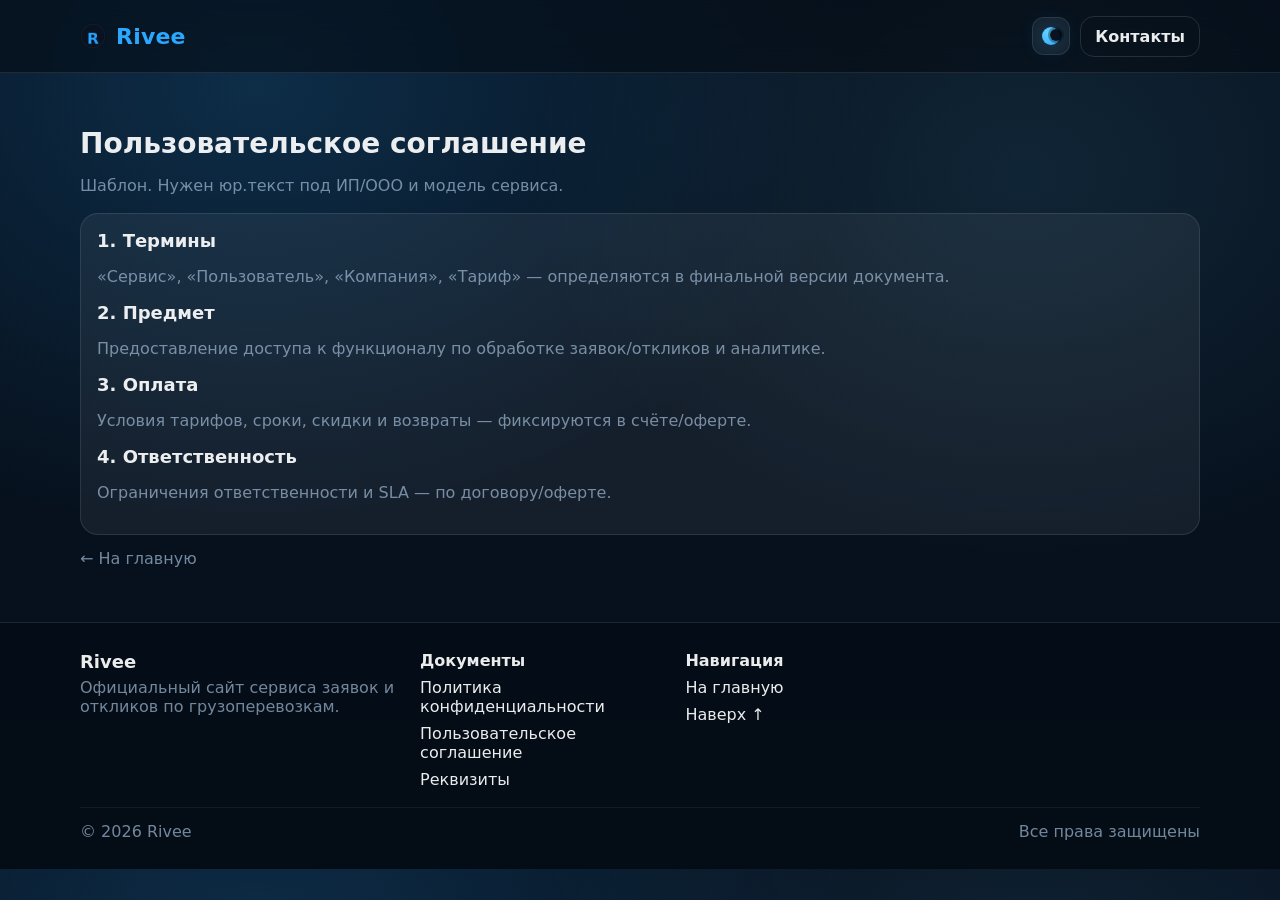
<file: terms.html>
<!doctype html>
<html lang="ru">
<head>
  <meta charset="UTF-8" />
  <meta name="viewport" content="width=device-width, initial-scale=1.0"/>
  <title>Rivee — Пользовательское соглашение</title>
  <link rel="icon" href="icon.ico" type="image/x-icon" />
  <link rel="stylesheet" href="style.css" />
</head>
<body>
  <header class="topbar" id="top">
    <div class="container topbar__inner">
      <a class="brand" href="index.html" aria-label="Rivee">
        <img class="brand__logo" src="icon.png" alt="Rivee" /><span class="brand__name">Rivee</span>
      </a>

      <div class="topbar__actions">
        <button class="iconbtn" id="themeToggle" aria-label="Переключить тему" title="Тема">
          <span class="iconbtn__icon" aria-hidden="true"></span>
        </button>
        <a class="btn btn--ghost" href="index.html#contacts">Контакты</a>
      </div>
    </div>
  </header>

  <main class="section">
    <div class="container">
      <div class="section__head">
        <h1 class="h2 reveal">Пользовательское соглашение</h1>
        <p class="muted reveal" style="--d:60ms">Шаблон. Нужен юр.текст под ИП/ООО и модель сервиса.</p>
      </div>

      <div class="card reveal">
        <h3 class="h3">1. Термины</h3>
        <p class="muted">«Сервис», «Пользователь», «Компания», «Тариф» — определяются в финальной версии документа.</p>

        <h3 class="h3" style="margin-top:14px;">2. Предмет</h3>
        <p class="muted">Предоставление доступа к функционалу по обработке заявок/откликов и аналитике.</p>

        <h3 class="h3" style="margin-top:14px;">3. Оплата</h3>
        <p class="muted">Условия тарифов, сроки, скидки и возвраты — фиксируются в счёте/оферте.</p>

        <h3 class="h3" style="margin-top:14px;">4. Ответственность</h3>
        <p class="muted">Ограничения ответственности и SLA — по договору/оферте.</p>
      </div>

      <div style="height:14px"></div>
      <a class="muted link reveal" href="index.html">← На главную</a>
    </div>
  </main>

  <footer class="footer" id="footer">
    <div class="container footer__grid">
      <div class="footer__brand">
        <div class="footer__logo">Rivee</div>
        <div class="muted">Официальный сайт сервиса заявок и откликов по грузоперевозкам.</div>
      </div>
      <div>
        <div class="footer__title">Документы</div>
        <div class="footer__links">
          <a class="link" href="privacy.html">Политика конфиденциальности</a>
          <a class="link" href="terms.html">Пользовательское соглашение</a>
          <a class="link" href="requisites.html">Реквизиты</a>
        </div>
      </div>
      <div>
        <div class="footer__title">Навигация</div>
        <div class="footer__links">
          <a class="link" href="index.html#top">На главную</a>
          <a class="link" href="#top" data-scroll-top>Наверх ↑</a>
        </div>
      </div>
      <div></div>
    </div>
    <div class="container footer__bottom">
      <div class="muted">© <span id="year"></span> Rivee</div>
      <div class="muted">Все права защищены</div>
    </div>
  </footer>

  <script src="script.js"></script>
</body>
</html>
</file>
<file: style.css>
﻿﻿:root{
  --bg: #071220;
  --bg2:#06101c;
  --card: rgba(255,255,255,.06);
  --card2: rgba(255,255,255,.08);
  --stroke: rgba(255,255,255,.10);
  --text: rgba(255,255,255,.92);
  --muted: rgba(255,255,255,.68);
  --accent: #2aa8ff;
  --accent2:#63d1ff;
  --shadow: 0 24px 80px rgba(0,0,0,.45);
  --r: 18px;
}

html{scroll-behavior:smooth;}
*{box-sizing:border-box;}
body{
  margin:0;
  font-family: system-ui, -apple-system, Segoe UI, Roboto, Arial, sans-serif;
  color:var(--text);
  background: radial-gradient(1200px 900px at 20% 10%, rgba(42,168,255,.18), transparent 50%),
              radial-gradient(900px 700px at 80% 20%, rgba(99,209,255,.10), transparent 55%),
              linear-gradient(180deg, var(--bg), var(--bg2));
  overflow-x:hidden;
}

.container{width:min(1120px, calc(100% - 48px)); margin:0 auto;}
a{color:inherit; text-decoration:none;}
.w100{width:100%}

/* Topbar */
.topbar{
  position:sticky; top:0; z-index:50;
  backdrop-filter: blur(14px);
  background: rgba(4,10,18,.55);
  border-bottom: 1px solid rgba(255,255,255,.06);
}
.topbar__inner{
  height:72px; display:flex; align-items:center; justify-content:space-between;
  gap:18px;
}
.brand{display:flex; align-items:center; gap:10px; font-weight:700; letter-spacing:.2px;}
.brand__logo{
  width:26px; height:26px;
  display:block;
  object-fit:contain;
}
.brand__name{font-size:22px; color:var(--accent);}

.nav{display:flex; gap:18px; align-items:center;}
.nav__link{
  color:var(--muted);
  padding:10px 10px;
  border-radius:12px;
  transition: transform .18s ease, color .18s ease, background .18s ease;
}
.nav__link:hover{color:var(--text); background: rgba(255,255,255,.06); transform: translateY(-1px);}

.topbar__actions{display:flex; align-items:center; gap:10px;}
.iconbtn{
  width:38px; height:38px; border-radius:12px;
  border:1px solid rgba(255,255,255,.10);
  background: rgba(255,255,255,.05);
  cursor:pointer;
  display:grid; place-items:center;
}
.iconbtn__icon{
  width:18px; height:18px;
  border-radius:50%;
  position:relative;
  background: radial-gradient(circle at 30% 30%, var(--accent2), var(--accent));
  box-shadow: 0 0 22px rgba(42,168,255,.45);
  transform: rotate(0deg) scale(1);
  transition: transform .35s ease;
}
/* Moon cutout */
.iconbtn__icon::after{
  content:"";
  position:absolute;
  width:12px; height:12px;
  border-radius:50%;
  right:-2px; top:2px;
  background: rgba(4,10,18,.95);
  box-shadow: 0 0 0 2px rgba(4,10,18,.35);
  transition: transform .35s ease, opacity .35s ease;
}
/* Sun rays */
.iconbtn__icon::before{
  content:"";
  position:absolute;
  inset:-6px;
  border-radius:50%;
  background: conic-gradient(from 0deg,
    rgba(99,209,255,.0), rgba(99,209,255,.0) 10%,
    rgba(99,209,255,.55) 12%, rgba(99,209,255,.0) 18%,
    rgba(99,209,255,.0) 30%, rgba(99,209,255,.55) 32%, rgba(99,209,255,.0) 38%,
    rgba(99,209,255,.0) 50%, rgba(99,209,255,.55) 52%, rgba(99,209,255,.0) 58%,
    rgba(99,209,255,.0) 70%, rgba(99,209,255,.55) 72%, rgba(99,209,255,.0) 78%,
    rgba(99,209,255,.0) 90%, rgba(99,209,255,.55) 92%, rgba(99,209,255,.0));
  opacity: 0;
  transform: scale(.75);
  transition: opacity .35s ease, transform .35s ease;
}

/* Light mode icon animation */
:root[data-theme="light"] .iconbtn__icon{transform: rotate(180deg) scale(1.05);}
:root[data-theme="light"] .iconbtn__icon::after{opacity:0; transform: scale(.75);}
:root[data-theme="light"] .iconbtn__icon::before{opacity:.85; transform: scale(1);}

.btn{
  display:inline-flex; align-items:center; justify-content:center;
  padding:10px 14px;
  border-radius:14px;
  border:1px solid rgba(255,255,255,.12);
  background: rgba(255,255,255,.06);
  color:var(--text);
  transition: transform .18s ease, background .18s ease, border-color .18s ease, box-shadow .18s ease;
  cursor:pointer;
  font-weight:650;
}
.btn:hover{transform: translateY(-1px); background: rgba(255,255,255,.085); border-color: rgba(255,255,255,.16);}
.btn--primary{
  border-color: rgba(42,168,255,.55);
  background: linear-gradient(135deg, rgba(42,168,255,.95), rgba(99,209,255,.65));
  box-shadow: 0 16px 48px rgba(42,168,255,.18);
}
.btn--primary:hover{box-shadow: 0 22px 62px rgba(42,168,255,.24);}
.btn--ghost{background: transparent;}

.burger{
  display:none;
  width:40px; height:40px; border-radius:14px;
  border:1px solid rgba(255,255,255,.12);
  background: rgba(255,255,255,.05);
  cursor:pointer;
}
.burger span{display:block; height:2px; background: rgba(255,255,255,.78); margin:6px 8px; border-radius:10px;}

.mobile{
  display:none;
  padding:12px 18px 16px;
  border-top:1px solid rgba(255,255,255,.06);
}
.mobile__link{
  display:block;
  padding:12px 10px;
  border-radius:12px;
  color:var(--muted);
}
.mobile__link:hover{background: rgba(255,255,255,.06); color: var(--text);}
.mobile__row{display:flex; gap:10px; padding-top:10px;}

/* Background FX */
.bgfx{position:fixed; inset:0; pointer-events:none; z-index:-1;}
.bgfx__orb{
  position:absolute; filter: blur(30px); opacity:.85;
  width:520px; height:520px; border-radius:50%;
}
.bgfx__orb--a{left:-160px; top:140px; background: rgba(42,168,255,.18);}
.bgfx__orb--b{right:-180px; top:-110px; background: rgba(99,209,255,.12);}
.bgfx__grid{
  position:absolute; inset:-2px;
  background-image:
    linear-gradient(rgba(255,255,255,.04) 1px, transparent 1px),
    linear-gradient(90deg, rgba(255,255,255,.04) 1px, transparent 1px);
  background-size: 42px 42px;
  opacity:.18;
  mask-image: radial-gradient(600px 400px at 55% 18%, black, transparent 70%);
}

/* Hero */
.hero{padding:64px 0 22px;}
.hero__grid{display:grid; grid-template-columns: 1.15fr .85fr; gap:32px; align-items:center;}
.h1{font-size:44px; line-height:1.08; margin:0 0 14px;}
.lead{font-size:16.5px; line-height:1.6; color:var(--muted); margin:0 0 18px;}
.hero__cta{display:flex; gap:10px; margin: 10px 0 16px;}

.bullets{list-style:none; padding:0; margin: 12px 0 0; color:var(--muted);}
.bullets li{display:flex; gap:10px; align-items:flex-start; margin:10px 0;}
.bullets li::before{
  content:"";
  width:10px; height:10px; border-radius:50%;
  margin-top:6px;
  background: radial-gradient(circle at 30% 30%, var(--accent2), var(--accent));
  box-shadow: 0 0 16px rgba(42,168,255,.35);
}

.pill{
  display:inline-flex; align-items:center;
  padding:2px 8px;
  border-radius:999px;
  border:1px solid rgba(255,255,255,.12);
  background: rgba(255,255,255,.05);
  color: rgba(255,255,255,.78);
  font-size:12px;
}

.proof{
  display:flex; align-items:center; gap:16px;
  margin-top:18px;
  padding:14px 14px;
  border-radius: var(--r);
  border:1px solid rgba(255,255,255,.10);
  background: rgba(255,255,255,.045);
}
.proof__item{min-width:120px;}
.proof__num{font-size:22px; font-weight:800; letter-spacing:.2px;}
.proof__label{color:var(--muted); font-size:12.5px;}
.proof__sep{width:1px; height:34px; background: rgba(255,255,255,.10);}

/* Mock */
.mock{
  border-radius: 22px;
  border: 1px solid rgba(255,255,255,.10);
  background: linear-gradient(180deg, rgba(255,255,255,.07), rgba(255,255,255,.04));
  box-shadow: var(--shadow);
  overflow:hidden;
}
.mock__top{
  display:flex; align-items:center; gap:12px;
  padding:14px 16px;
  border-bottom: 1px solid rgba(255,255,255,.08);
}
.dots{display:flex; gap:6px;}
.dots span{width:9px; height:9px; border-radius:50%; background: rgba(255,255,255,.12);}
.mock__title{flex:1; color: rgba(255,255,255,.8); font-weight:650; font-size:13px;}
.mock__chip{
  font-size:12px; font-weight:700;
  padding:5px 10px;
  border-radius:999px;
  border:1px solid rgba(42,168,255,.35);
  background: rgba(42,168,255,.12);
  color: rgba(214,241,255,.95);
}

.mock__body{padding:14px 16px 16px;}
.mock__filters{display:flex; gap:8px; flex-wrap:wrap; margin-bottom:12px;}
.chip{
  border:1px solid rgba(255,255,255,.10);
  background: rgba(255,255,255,.04);
  color: rgba(255,255,255,.78);
  padding:8px 10px;
  border-radius:999px;
  cursor:pointer;
  transition: transform .18s ease, background .18s ease, border-color .18s ease;
}
.chip:hover{transform: translateY(-1px); background: rgba(255,255,255,.07);}
.chip--active{
  border-color: rgba(42,168,255,.50);
  background: rgba(42,168,255,.14);
  color: rgba(220,246,255,.98);
}

.feed{display:flex; flex-direction:column; gap:10px; min-height: 260px;}
.item{
  position:relative;
  border-radius: 16px;
  border: 1px solid rgba(255,255,255,.10);
  background: rgba(0,0,0,.12);
  padding:12px 12px;
  overflow:hidden;
  transition: transform .18s ease, border-color .18s ease, background .18s ease;
}
.item:hover{transform: translateY(-1px); border-color: rgba(255,255,255,.16); background: rgba(0,0,0,.16);}
.item__top{display:flex; justify-content:space-between; gap:10px; margin-bottom:8px;}
.item__route{font-weight:800;}
.item__meta{color: var(--muted); font-size:12px;}
.item__badges{display:flex; gap:8px; flex-wrap:wrap;}
.badge{
  font-size:11px; padding:4px 8px;
  border-radius:999px;
  border:1px solid rgba(255,255,255,.10);
  background: rgba(255,255,255,.04);
  color: rgba(255,255,255,.82);
}
.badge--prio{border-color: rgba(42,168,255,.45); background: rgba(42,168,255,.12);}
.badge--new{border-color: rgba(99,209,255,.35); background: rgba(99,209,255,.10);}

.item--new::after{
  content:"";
  position:absolute; inset:-2px;
  background: radial-gradient(220px 120px at 12% 0%, rgba(99,209,255,.30), transparent 60%),
              radial-gradient(260px 140px at 90% 20%, rgba(42,168,255,.22), transparent 60%);
  opacity:.65;
  pointer-events:none;
}

.mock__hint{margin-top:12px; color: var(--muted); font-size:12.5px;}

/* Sections */
.section{padding:54px 0;}
.section__head{margin-bottom:18px;}
.h2{font-size:28px; margin:0 0 8px;}
.h3{font-size:18px; margin:0 0 8px;}
.muted{color: var(--muted);}

.steps{display:grid; grid-template-columns: repeat(4, 1fr); gap:12px;}
.step{
  border-radius: var(--r);
  border:1px solid rgba(255,255,255,.10);
  background: rgba(255,255,255,.04);
  padding:14px 14px;
}
.step__num{
  width:34px; height:34px; border-radius:12px;
  display:grid; place-items:center;
  font-weight:900;
  background: rgba(42,168,255,.12);
  border:1px solid rgba(42,168,255,.28);
  margin-bottom:10px;
}
.step__title{font-weight:800; margin-bottom:6px;}
.step__text{color: var(--muted); font-size:13px; line-height:1.5;}

.cards{display:grid; grid-template-columns: repeat(4, 1fr); gap:12px;}
.card{
  border-radius: var(--r);
  border:1px solid rgba(255,255,255,.10);
  background: rgba(255,255,255,.04);
  padding:16px 16px;
  transition: transform .18s ease, background .18s ease, border-color .18s ease;
}
.card:hover{transform: translateY(-2px); background: rgba(255,255,255,.06); border-color: rgba(255,255,255,.14);}
.tagrow{display:flex; gap:8px; flex-wrap:wrap; margin-top:12px;}
.tag{
  font-size:11px; padding:5px 10px; border-radius:999px;
  border:1px solid rgba(255,255,255,.10);
  background: rgba(0,0,0,.10);
  color: rgba(255,255,255,.78);
}

/* Demo */
.demo{display:grid; grid-template-columns: 1fr .9fr; gap:16px; align-items:stretch;}
.demo__actions{display:flex; gap:10px; margin-top:14px;}
.notice{
  margin-top:12px;
  min-height:20px;
  color: rgba(220,246,255,.96);
}
.panel{
  border-radius: 22px;
  border:1px solid rgba(255,255,255,.10);
  background: rgba(255,255,255,.04);
  padding:14px 14px;
  box-shadow: var(--shadow);
}
.panel__head{display:flex; align-items:center; justify-content:space-between; margin-bottom:12px;}
.panel__title{font-weight:800;}
.panel__badge{
  font-size:12px; padding:6px 10px; border-radius:999px;
  border:1px solid rgba(42,168,255,.35);
  background: rgba(42,168,255,.12);
}
.panel__rows{display:flex; flex-direction:column; gap:10px;}
.row{display:flex; justify-content:space-between; gap:10px; padding:10px 12px; border-radius:14px;
  border:1px solid rgba(255,255,255,.08); background: rgba(0,0,0,.10);
}
.panel__foot{margin-top:10px; font-size:12px;}

/* Pricing */
.pricing{display:grid; grid-template-columns: repeat(3, 1fr); gap:12px;}
.pricecard{
  display:flex;
  flex-direction:column;

  position:relative;
  border-radius: 22px;
  border:1px solid rgba(255,255,255,.10);
  background: rgba(255,255,255,.04);
  padding:16px 16px;
  transition: transform .18s ease, background .18s ease, border-color .18s ease;
}
.pricecard:hover{transform: translateY(-2px); background: rgba(255,255,255,.06); border-color: rgba(255,255,255,.14);}
.pricecard__top{display:flex; align-items:flex-end; justify-content:space-between; margin-bottom:12px;}
.price{font-weight:900; font-size:26px;}
.price span{opacity:.9;}
.price__sub{font-size:12px; color: var(--muted); font-weight:700; margin-left:6px;}
.list{margin:0 0 14px; padding:0 0 0 18px; color: var(--muted); line-height:1.6;}

.pricecard--hot{
  border-color: rgba(42,168,255,.45);
  background: linear-gradient(180deg, rgba(42,168,255,.12), rgba(255,255,255,.04));
}
.pricecard__hot{
  position:static;
  display:inline-flex;
  align-items:center;
  width:max-content;
  margin: 0 0 10px;
  font-size:11px; font-weight:900;
  padding:6px 10px; border-radius:999px;
  border:1px solid rgba(42,168,255,.45);
  background: rgba(42,168,255,.14);
}

/* Footer */
.footer{padding:28px 0; border-top:1px solid rgba(255,255,255,.06); background: rgba(2,7,14,.35);} 
.footer__grid{display:grid; grid-template-columns: 1.3fr 1fr 1fr 1fr; gap:16px; align-items:start; padding-bottom:18px;}
.footer__logo{font-weight:900; font-size:18px; color: rgba(255,255,255,.92); margin-bottom:6px;}
.footer__title{font-weight:900; margin-bottom:8px;}
.footer__links{display:flex; flex-direction:column; gap:8px;}
.footer__list{display:flex; flex-direction:column; gap:8px; color: var(--muted);}
.footer__social{display:flex; gap:8px; flex-wrap:wrap; margin-top:12px;}
.footer__chip{font-size:12px; padding:7px 10px; border-radius:999px; border:1px solid rgba(255,255,255,.10); background: rgba(0,0,0,.12); color: rgba(255,255,255,.78);}
.footer__chip:hover{background: rgba(255,255,255,.06); color: rgba(255,255,255,.88);}
.footer__bottom{display:flex; align-items:center; justify-content:space-between; border-top:1px solid rgba(255,255,255,.06); padding-top:14px;}

/* Modal */
.modal{position:fixed; inset:0; z-index:100; display:none;}
.modal.open{display:block;}
.modal__backdrop{position:absolute; inset:0; background: rgba(0,0,0,.55); backdrop-filter: blur(8px);}
.modal__dialog{
  position:relative;
  width:min(520px, calc(100% - 28px));
  margin: 8vh auto 0;
  border-radius: 22px;
  border:1px solid rgba(255,255,255,.10);
  background: rgba(10,18,30,.92);
  box-shadow: var(--shadow);
  overflow:hidden;
  transform: translateY(10px);
  opacity:0;
  transition: transform .22s ease, opacity .22s ease;
}
.modal.open .modal__dialog{transform: translateY(0); opacity:1;}
.modal__head{display:flex; align-items:center; justify-content:space-between; padding:14px 14px; border-bottom:1px solid rgba(255,255,255,.08);} 
.modal__title{font-weight:900;}
.modal__close{width:36px; height:36px; border-radius:14px; border:1px solid rgba(255,255,255,.10); background: rgba(255,255,255,.05); color: rgba(255,255,255,.88); cursor:pointer;}
.modal__close:hover{background: rgba(255,255,255,.08);} 
.modal__body{padding:14px 14px 16px; color: rgba(255,255,255,.86);} 
.modal__body .field{margin: 10px 0;}
.modal__body .muted{color: rgba(255,255,255,.68);} 

.modal__actions{display:flex; gap:10px; margin-top:12px;}
.modal__actions .btn{flex:1;}

/* FAQ */
.faq{display:flex; flex-direction:column; gap:10px;}
.faq__q{
  width:100%;
  text-align:left;
  padding:14px 14px;
  border-radius: 18px;
  border:1px solid rgba(255,255,255,.10);
  background: rgba(255,255,255,.04);
  color: rgba(255,255,255,.88);
  cursor:pointer;
  font-weight:850;
  display:flex; justify-content:space-between; align-items:center;
}
.faq__icon{
  width:14px; height:14px;
  border-right:2px solid rgba(255,255,255,.75);
  border-bottom:2px solid rgba(255,255,255,.75);
  transform: rotate(45deg);
  transition: transform .18s ease;
}
.faq__q[aria-expanded="true"] .faq__icon{transform: rotate(-135deg);}
.faq__a{
  display:none;
  padding: 0 14px 12px;
  color: var(--muted);
  line-height:1.6;
}

/* Contacts */
.contacts{display:grid; grid-template-columns: 1fr 1fr; gap:16px; align-items:start;}
.contactbox{
  margin-top:12px;
  border-radius: 22px;
  border:1px solid rgba(255,255,255,.10);
  background: rgba(255,255,255,.04);
  padding:14px 14px;
}
.form{
  border-radius: 22px;
  border:1px solid rgba(255,255,255,.10);
  background: rgba(255,255,255,.04);
  padding:16px 16px;
}
.form__title{font-weight:900; font-size:18px; margin-bottom:10px;}
.field{display:flex; flex-direction:column; gap:6px; margin: 10px 0;}
.field span{color: var(--muted); font-size:12px;}
input, textarea{
  outline:none;
  border-radius: 14px;
  border:1px solid rgba(255,255,255,.10);
  background: rgba(0,0,0,.14);
  padding:10px 12px;
  color: rgba(255,255,255,.92);
}
textarea{min-height:92px; resize:vertical;}
input:focus, textarea:focus{border-color: rgba(42,168,255,.45); box-shadow: 0 0 0 4px rgba(42,168,255,.12);}
.form__hint{margin-top:10px; font-size:12px;}

/* Footer */
.footer{padding:22px 0; border-top:1px solid rgba(255,255,255,.06); background: rgba(2,7,14,.35);}
.footer__inner{display:flex; align-items:center; justify-content:space-between;}
.link:hover{color: rgba(255,255,255,.88);}

/* Reveal animations */
.reveal{
  opacity:0;
  transform: translateY(14px);
  transition: opacity .55s ease, transform .55s ease;
  transition-delay: var(--d, 0ms);
}
.reveal--in{
  opacity:1;
  transform: translateY(0);
}

/* Responsive */
@media (max-width: 980px){
  .hero__grid{grid-template-columns: 1fr; gap:16px;}
  .steps{grid-template-columns: 1fr 1fr;}
  .cards{grid-template-columns: 1fr 1fr;}
  .demo{grid-template-columns: 1fr;}
  .pricing{grid-template-columns: 1fr;}
  .contacts{grid-template-columns: 1fr;}
  .footer__grid{grid-template-columns: 1fr;}
  .nav{display:none;}
  .burger{display:inline-block;}
  .mobile{display:none;}
  .mobile.open{display:block;}
}
@media (max-width: 520px){
  .h1{font-size:34px;}
  .proof{flex-direction:column; align-items:flex-start;}
  .proof__sep{display:none;}
}

/* Pricing durations + calc */
.durations{display:flex; gap:8px; flex-wrap:wrap; margin: 10px 0 10px;}
.durations--big .chip{padding:10px 12px;}
.pricecalc{display:flex; flex-direction:column; gap:10px; margin-top:10px;}
.notebox{
  margin:18px 0;
  border-radius: 22px;
  border:1px solid rgba(255,255,255,.10);
  background: rgba(255,255,255,.04);
  padding:14px 14px;
}
.notebox__title{font-weight:900; margin-bottom:6px;}
.detailgrid{display:grid; grid-template-columns: 1fr 1fr; gap:12px;}
.section--tight{padding-top:36px;}
@media (max-width: 980px){
  .detailgrid{grid-template-columns: 1fr;}
}


/* ----- Pricing: equal height + aligned buttons ----- */
.pricing{align-items:stretch;}
.pricecard__foot{margin-top:auto; display:flex; flex-direction:column; gap:10px;}
.pricecard__actions{display:flex; gap:10px;}
.pricecard__actions .btn{flex:1;}
.muted.small{font-size: 12.5px; opacity: .86;}

/* ----- Duration selector ----- */
.durationbar{display:flex; gap:10px; justify-content:center; flex-wrap:wrap; margin: 6px 0 18px;}
.segbtn{
  appearance:none;
  border:1px solid rgba(255,255,255,.14);
  background: rgba(255,255,255,.04);
  color: var(--text);
  border-radius: 999px;
  padding: 10px 14px;
  font-weight: 700;
  letter-spacing:.2px;
  cursor:pointer;
  transition: transform .15s ease, background .15s ease, border-color .15s ease;
}
.segbtn:hover{transform: translateY(-1px); border-color: rgba(255,255,255,.22);}
.segbtn.is-active{
  background: rgba(99,209,255,.14);
  border-color: rgba(99,209,255,.35);
}
@media (max-width: 900px){
  .pricecard__actions{flex-direction:column;}
}


/* ----- Add-on toggle (tariffs: Full) ----- */
.addonRow{display:flex; justify-content:center;}
.addonToggle{display:block; cursor:pointer; user-select:none;}
.addonToggle input{
  position:absolute;
  opacity:0;
  pointer-events:none;
}
.addonPill{
  display:flex;
  align-items:center;
  justify-content:space-between;
  gap:14px;
  width:100%;
  padding: 12px 14px;
  border-radius: 16px;
  border:1px solid rgba(255,255,255,.14);
  background: rgba(255,255,255,.04);
  transition: transform .15s ease, background .15s ease, border-color .15s ease, box-shadow .15s ease;
}
.addonToggle:hover .addonPill{
  transform: translateY(-1px);
  border-color: rgba(255,255,255,.22);
}
.addonTitle{font-weight:800; letter-spacing:.15px;}
.addonPrice{opacity:.9; white-space:nowrap;}
.addonToggle input:checked + .addonPill{
  background: rgba(99,209,255,.14);
  border-color: rgba(99,209,255,.35);
  box-shadow: 0 0 0 1px rgba(99,209,255,.08) inset;
}

/* System panel: constrain width safely */
.system-wrap{
  width: min(760px, calc(100% - 48px));
  margin: 26px auto 0;
}

/* lead modal */
.lead-modal{position:fixed;inset:0;display:none;z-index:9999}
.lead-modal.is-open{display:block}
.lead-modal__backdrop{position:absolute;inset:0;background:rgba(0,0,0,.6);backdrop-filter:blur(4px)}
.lead-modal__panel{position:relative;width:min(640px,90%);margin:8vh auto;background:#0b1622;border:1px solid rgba(255,255,255,.1);border-radius:16px;padding:20px}
.lead-modal__head{display:flex;justify-content:space-between;align-items:center;margin-bottom:12px}
.lead-modal__title{font-weight:700;font-size:18px}
.lead-modal__sub{opacity:.7;font-size:13px}
.lead-modal__x{background:none;border:none;color:#fff;font-size:18px;cursor:pointer}
.lead-form{display:flex;flex-direction:column;gap:12px}
.lead-row{display:grid;grid-template-columns:1fr 1fr;gap:12px}
.lead-field span{font-size:12px;opacity:.8}
.lead-field input{width:100%;padding:10px;border-radius:10px;border:1px solid rgba(255,255,255,.1);background:rgba(255,255,255,.04);color:#fff}
.lead-actions{display:flex;gap:10px;justify-content:flex-end}

.number-input{
    display:flex;
    align-items:center;
    background:rgba(0,20,40,0.6);
    border:1px solid rgba(80,150,255,0.30);
    border-radius:14px;
    overflow:hidden;
    width:100%;
    max-width:260px;
    min-width:170px;
}

.number-input input{
    flex:1 1 auto;
    min-width:0;
    text-align:center;
    background:transparent;
    border:none;
    color:white;
    font-size:16px;
    padding:12px 8px;
    outline:none;
}

.num-btn{
    flex:0 0 40px;
    width:40px;
    height:100%;
    border:none;
    background:transparent;
    color:#a6e3ff;
    font-size:18px;
    cursor:pointer;
    transition:background .2s ease, transform .2s ease, color .2s ease;
    display:flex;
    align-items:center;
    justify-content:center;
}

.num-btn:hover{
    background:rgba(255,255,255,0.06);
}

.num-btn:active{
    transform:scale(0.96);
}

.custom-modal-grid{
  display:grid;
  grid-template-columns: repeat(2, minmax(0, 1fr));
  gap:14px;
  margin: 14px 0 8px;
}

.custom-modal-field{
  display:flex;
  flex-direction:column;
  gap:8px;
}

.custom-modal-field > label{
  color: rgba(255,255,255,.76);
  font-size:13px;
  font-weight:600;
  letter-spacing:.01em;
}

.number-input.compact{
  width:100%;
  max-width:none;
  min-width:0;
  height:44px;
  display:flex;
  align-items:center;
  gap:0;
  border-radius:16px;
  overflow:hidden;
  background:linear-gradient(180deg, rgba(3,24,45,.92), rgba(2,18,35,.92));
  border:1px solid rgba(80,150,255,0.28);
  box-shadow: inset 0 0 0 1px rgba(255,255,255,0.02);
}

.number-input.compact input{
  flex:1 1 auto;
  min-width:0;
  width:0;
  padding:10px 2px;
  font-size:18px;
  font-weight:700;
  text-align:center;
}

.number-input.compact .num-btn{
  flex:0 0 34px;
  width:34px;
  height:100%;
  padding:0;
  background:transparent;
  color:#9edbff;
  font-size:20px;
  line-height:1;
  border:none;
}

.number-input.compact .num-btn:hover{
  background:rgba(80,150,255,0.08);
}

@media (max-width: 640px){
  .custom-modal-grid{
    grid-template-columns: 1fr;
    gap:12px;
  }
}


@media (max-width: 640px){
  .lead-row{grid-template-columns:1fr;}
}

a:focus-visible,
button:focus-visible,
input:focus-visible,
textarea:focus-visible,
.btn:focus-visible,
.num-btn:focus-visible,
.segbtn:focus-visible,
.iconbtn:focus-visible,
.lead-modal__x:focus-visible{
  outline:2px solid rgba(120,190,255,0.95);
  outline-offset:2px;
}


.download-form{display:block}
.download-plans{display:grid;grid-template-columns:repeat(3,minmax(0,1fr));gap:12px;margin-top:14px}
.download-plan{position:relative;display:flex;align-items:stretch;cursor:pointer}
.download-plan input{position:absolute;opacity:0;pointer-events:none}
.download-plan span{display:flex;flex-direction:column;gap:4px;width:100%;padding:14px 16px;border-radius:18px;border:1px solid rgba(255,255,255,.10);background:rgba(0,0,0,.14);color:rgba(214,241,255,.92);transition:.2s ease}
.download-plan small{font-size:12px;color:rgba(214,241,255,.64)}
.download-plan input:checked + span{border-color:rgba(80,150,255,.46);box-shadow:0 0 0 1px rgba(80,150,255,.2) inset;background:linear-gradient(180deg, rgba(20,80,140,.34), rgba(0,20,40,.58))}
@media (max-width: 740px){.download-plans{grid-template-columns:1fr}}

/* ===== СВЕТЛАЯ ТЕМА: полная адаптация ===== */
:root[data-theme="light"] {
  --bg: #f6fbff;
  --bg2: #eaf5ff;
  --card: rgba(0,20,40,0.06);
  --card2: rgba(0,20,40,0.08);
  --stroke: rgba(0,20,40,0.10);
  --text: #0a1a2a;               /* тёмный текст */
  --muted: #2e3f4f;               /* тёмно-серый */
  --accent: #1a7fcc;
  --accent2: #3f9fdf;
  --shadow: 0 12px 40px rgba(0,20,40,0.12);
}

/* Хедер */
:root[data-theme="light"] .topbar {
  background: rgba(255,255,255,0.9);
  backdrop-filter: blur(12px);
  border-bottom: 1px solid rgba(0,0,0,0.08);
}

:root[data-theme="light"] .brand__name {
  color: var(--accent);
}

:root[data-theme="light"] .nav__link {
  color: var(--text);
}

:root[data-theme="light"] .nav__link:hover {
  background: rgba(0,0,0,0.04);
  color: #000;
}

/* Кнопки */
:root[data-theme="light"] .btn {
  background: rgba(0,0,0,0.03);
  border-color: rgba(0,0,0,0.12);
  color: var(--text);
}

:root[data-theme="light"] .btn:hover {
  background: rgba(0,0,0,0.06);
  border-color: rgba(0,0,0,0.2);
}

:root[data-theme="light"] .btn--primary {
  background: linear-gradient(135deg, var(--accent), var(--accent2));
  border-color: transparent;
  color: white;
  box-shadow: 0 8px 20px rgba(26,127,204,0.25);
}

:root[data-theme="light"] .btn--primary:hover {
  box-shadow: 0 12px 28px rgba(26,127,204,0.35);
}

:root[data-theme="light"] .btn--ghost {
  background: transparent;
  border-color: rgba(0,0,0,0.12);
  color: var(--text);
}

:root[data-theme="light"] .btn--ghost:hover {
  background: rgba(0,0,0,0.04);
}

/* Панели, карточки, шаги, тарифы, FAQ, мок, панель состояния */
:root[data-theme="light"] .card,
:root[data-theme="light"] .step,
:root[data-theme="light"] .pricecard,
:root[data-theme="light"] .faq__q,
:root[data-theme="light"] .mock,
:root[data-theme="light"] .panel,
:root[data-theme="light"] .contactbox,
:root[data-theme="light"] .form,
:root[data-theme="light"] .notice,
:root[data-theme="light"] .lead-modal__panel {
  background: rgba(255,255,255,0.8);
  backdrop-filter: blur(4px);
  border: 1px solid rgba(0,0,0,0.08);
  box-shadow: var(--shadow);
}

/* Внутренние элементы панелей */
:root[data-theme="light"] .mock__top {
  border-bottom-color: rgba(0,0,0,0.08);
}

:root[data-theme="light"] .mock__title {
  color: var(--text);
}

:root[data-theme="light"] .dots span {
  background: rgba(0,0,0,0.2);
}

/* Лента заявок */
:root[data-theme="light"] .item {
  background: rgba(255,255,255,0.6);
  border-color: rgba(0,0,0,0.08);
}

:root[data-theme="light"] .item:hover {
  background: rgba(255,255,255,0.8);
  border-color: rgba(0,0,0,0.15);
}

:root[data-theme="light"] .badge {
  background: rgba(0,0,0,0.04);
  border-color: rgba(0,0,0,0.1);
  color: var(--text);
}

:root[data-theme="light"] .badge--prio {
  background: rgba(26,127,204,0.12);
  border-color: rgba(26,127,204,0.25);
  color: #0a3b5e;
}

:root[data-theme="light"] .badge--new {
  background: rgba(63,159,223,0.1);
  border-color: rgba(63,159,223,0.3);
  color: #0a3b5e;
}

/* Чипсы (фильтры) */
:root[data-theme="light"] .chip {
  background: rgba(0,0,0,0.04);
  border-color: rgba(0,0,0,0.1);
  color: var(--text);
}

:root[data-theme="light"] .chip:hover {
  background: rgba(0,0,0,0.08);
}

:root[data-theme="light"] .chip--active {
  background: rgba(26,127,204,0.15);
  border-color: rgba(26,127,204,0.4);
  color: #0a3b5e;
}

/* Модальные окна */
:root[data-theme="light"] .modal__dialog {
  background: rgba(255,255,255,0.95);
  border-color: rgba(0,0,0,0.1);
}

:root[data-theme="light"] .modal__head {
  border-bottom-color: rgba(0,0,0,0.08);
}

:root[data-theme="light"] .modal__close {
  background: rgba(0,0,0,0.04);
  border-color: rgba(0,0,0,0.1);
  color: var(--text);
}

:root[data-theme="light"] .modal__backdrop {
  background: rgba(0,0,0,0.2);
  backdrop-filter: blur(2px);
}

/* Футер */
:root[data-theme="light"] .footer {
  background: rgba(255,255,255,0.7);
  backdrop-filter: blur(8px);
  border-top: 1px solid rgba(0,0,0,0.08);
}

:root[data-theme="light"] .footer__chip {
  background: rgba(0,0,0,0.04);
  border-color: rgba(0,0,0,0.1);
  color: var(--text);
}

:root[data-theme="light"] .footer__chip:hover {
  background: rgba(0,0,0,0.08);
}

/* ДОПОЛНИТЕЛЬНЫЕ ПРАВИЛА для ссылок и текста, которые могли остаться белыми */
:root[data-theme="light"] .footer__links a,
:root[data-theme="light"] .footer__list,
:root[data-theme="light"] .footer__list a,
:root[data-theme="light"] .footer__list div {
  color: var(--text);
}

:root[data-theme="light"] .footer__list span {
  color: var(--muted);
}

:root[data-theme="light"] .footer__logo {
  color: var(--text);
}

:root[data-theme="light"] .footer__title {
  color: var(--text);
}

/* Заголовки */
:root[data-theme="light"] h1, 
:root[data-theme="light"] h2, 
:root[data-theme="light"] h3, 
:root[data-theme="light"] h4,
:root[data-theme="light"] .h1,
:root[data-theme="light"] .h2,
:root[data-theme="light"] .h3 {
  color: var(--text);
}

/* Текст в hero и lead */
:root[data-theme="light"] .hero .lead,
:root[data-theme="light"] .hero p:not(.btn) {
  color: var(--muted);
}

:root[data-theme="light"] .bullets li {
  color: var(--text);
}

:root[data-theme="light"] .bullets li::before {
  background: radial-gradient(circle at 30% 30%, var(--accent2), var(--accent));
  box-shadow: 0 0 16px rgba(26,127,204,0.35);
}

/* Тарифы */
:root[data-theme="light"] .pricecard .price,
:root[data-theme="light"] .pricecard .list li {
  color: var(--text);
}

:root[data-theme="light"] .pricecard__hot {
  color: #0a3b5e;
}

:root[data-theme="light"] .pricecard--hot .pricecard__top .price {
  color: var(--text);
}

/* FAQ */
:root[data-theme="light"] .faq__a {
  color: var(--muted);
}

:root[data-theme="light"] .faq__icon {
  border-color: var(--text);
}

/* Демо-панель */
:root[data-theme="light"] .panel__title,
:root[data-theme="light"] .panel__badge,
:root[data-theme="light"] .row span,
:root[data-theme="light"] .row b {
  color: var(--text);
}

:root[data-theme="light"] .panel__badge {
  background: rgba(26,127,204,0.12);
  border-color: rgba(26,127,204,0.25);
}

/* Мобильное меню */
:root[data-theme="light"] .mobile {
  background: rgba(255,255,255,0.95);
}

:root[data-theme="light"] .mobile__link {
  color: var(--text);
}

/* Инпуты */
:root[data-theme="light"] input,
:root[data-theme="light"] textarea {
  background: rgba(255,255,255,0.9);
  border-color: rgba(0,0,0,0.15);
  color: var(--text);
}

:root[data-theme="light"] .field span {
  color: var(--muted);
}

/* Иконка переключения темы */
:root[data-theme="light"] .iconbtn {
  background: rgba(0,0,0,0.04);
  border-color: rgba(0,0,0,0.1);
}

/* Хедер */
:root[data-theme="light"] .topbar {
  background: rgba(255,255,255,0.9);
  backdrop-filter: blur(12px);
  border-bottom: 1px solid rgba(0,0,0,0.08);
}

:root[data-theme="light"] .brand__name {
  color: var(--accent);
}

:root[data-theme="light"] .nav__link {
  color: var(--text);
}

:root[data-theme="light"] .nav__link:hover {
  background: rgba(0,0,0,0.04);
  color: #000;
}

/* Кнопки */
:root[data-theme="light"] .btn {
  background: rgba(0,0,0,0.03);
  border-color: rgba(0,0,0,0.12);
  color: var(--text);
}

:root[data-theme="light"] .btn:hover {
  background: rgba(0,0,0,0.06);
  border-color: rgba(0,0,0,0.2);
}

:root[data-theme="light"] .btn--primary {
  background: linear-gradient(135deg, var(--accent), var(--accent2));
  border-color: transparent;
  color: white;
  box-shadow: 0 8px 20px rgba(26,127,204,0.25);
}

:root[data-theme="light"] .btn--primary:hover {
  box-shadow: 0 12px 28px rgba(26,127,204,0.35);
}

:root[data-theme="light"] .btn--ghost {
  background: transparent;
  border-color: rgba(0,0,0,0.12);
  color: var(--text);
}

:root[data-theme="light"] .btn--ghost:hover {
  background: rgba(0,0,0,0.04);
}

/* Панели, карточки, шаги, тарифы, FAQ, мок, панель состояния */
:root[data-theme="light"] .card,
:root[data-theme="light"] .step,
:root[data-theme="light"] .pricecard,
:root[data-theme="light"] .faq__q,
:root[data-theme="light"] .mock,
:root[data-theme="light"] .panel,
:root[data-theme="light"] .contactbox,
:root[data-theme="light"] .form,
:root[data-theme="light"] .notice,
:root[data-theme="light"] .lead-modal__panel {
  background: rgba(255,255,255,0.8);
  backdrop-filter: blur(4px);
  border: 1px solid rgba(0,0,0,0.08);
  box-shadow: var(--shadow);
}

/* Внутренние элементы панелей */
:root[data-theme="light"] .mock__top {
  border-bottom-color: rgba(0,0,0,0.08);
}

:root[data-theme="light"] .mock__title {
  color: var(--text);
}

:root[data-theme="light"] .dots span {
  background: rgba(0,0,0,0.2);
}

/* Лента заявок */
:root[data-theme="light"] .item {
  background: rgba(255,255,255,0.6);
  border-color: rgba(0,0,0,0.08);
}

:root[data-theme="light"] .item:hover {
  background: rgba(255,255,255,0.8);
  border-color: rgba(0,0,0,0.15);
}

:root[data-theme="light"] .badge {
  background: rgba(0,0,0,0.04);
  border-color: rgba(0,0,0,0.1);
  color: var(--text);
}

:root[data-theme="light"] .badge--prio {
  background: rgba(26,127,204,0.12);
  border-color: rgba(26,127,204,0.25);
  color: #0a3b5e;
}

:root[data-theme="light"] .badge--new {
  background: rgba(63,159,223,0.1);
  border-color: rgba(63,159,223,0.3);
  color: #0a3b5e;
}

/* Чипсы (фильтры) */
:root[data-theme="light"] .chip {
  background: rgba(0,0,0,0.04);
  border-color: rgba(0,0,0,0.1);
  color: var(--text);
}

:root[data-theme="light"] .chip:hover {
  background: rgba(0,0,0,0.08);
}

:root[data-theme="light"] .chip--active {
  background: rgba(26,127,204,0.15);
  border-color: rgba(26,127,204,0.4);
  color: #0a3b5e;
}

/* Модальные окна */
:root[data-theme="light"] .modal__dialog {
  background: rgba(255,255,255,0.95);
  border-color: rgba(0,0,0,0.1);
}

:root[data-theme="light"] .modal__head {
  border-bottom-color: rgba(0,0,0,0.08);
}

:root[data-theme="light"] .modal__close {
  background: rgba(0,0,0,0.04);
  border-color: rgba(0,0,0,0.1);
  color: var(--text);
}

:root[data-theme="light"] .modal__backdrop {
  background: rgba(0,0,0,0.2);
  backdrop-filter: blur(2px);
}

/* Футер */
:root[data-theme="light"] .footer {
  background: rgba(255,255,255,0.7);
  backdrop-filter: blur(8px);
  border-top: 1px solid rgba(0,0,0,0.08);
}

:root[data-theme="light"] .footer__chip {
  background: rgba(0,0,0,0.04);
  border-color: rgba(0,0,0,0.1);
  color: var(--text);
}

:root[data-theme="light"] .footer__chip:hover {
  background: rgba(0,0,0,0.08);
}

/* Мобильное меню */
:root[data-theme="light"] .mobile {
  background: rgba(255,255,255,0.95);
  border-top-color: rgba(0,0,0,0.08);
}

:root[data-theme="light"] .mobile__link {
  color: var(--text);
}

:root[data-theme="light"] .mobile__link:hover {
  background: rgba(0,0,0,0.04);
}

/* Инпуты и текстовые поля */
:root[data-theme="light"] input,
:root[data-theme="light"] textarea {
  background: rgba(255,255,255,0.9);
  border-color: rgba(0,0,0,0.15);
  color: var(--text);
}

:root[data-theme="light"] input:focus,
:root[data-theme="light"] textarea:focus {
  border-color: var(--accent);
  box-shadow: 0 0 0 3px rgba(26,127,204,0.2);
}

:root[data-theme="light"] .field span {
  color: var(--muted);
}

/* Дополнительные элементы */
:root[data-theme="light"] .proof {
  background: rgba(255,255,255,0.6);
  border-color: rgba(0,0,0,0.08);
}

:root[data-theme="light"] .proof__sep {
  background: rgba(0,0,0,0.1);
}

:root[data-theme="light"] .pill {
  background: rgba(0,0,0,0.04);
  border-color: rgba(0,0,0,0.1);
  color: var(--muted);
}

:root[data-theme="light"] .row {
  background: rgba(0,0,0,0.02);
  border-color: rgba(0,0,0,0.05);
}

:root[data-theme="light"] .panel__badge {
  background: rgba(26,127,204,0.12);
  border-color: rgba(26,127,204,0.25);
  color: #0a3b5e;
}

:root[data-theme="light"] .pricecard--hot {
  background: linear-gradient(180deg, rgba(26,127,204,0.08), rgba(255,255,255,0.7));
}

:root[data-theme="light"] .pricecard__hot {
  background: rgba(26,127,204,0.15);
  border-color: rgba(26,127,204,0.3);
  color: #0a3b5e;
}

:root[data-theme="light"] .iconbtn {
  background: rgba(0,0,0,0.04);
  border-color: rgba(0,0,0,0.1);
}

/* === ЗАСТАВЛЯЕМ ВЕСЬ ТЕКСТ СТАТЬ ТЁМНЫМ В СВЕТЛОЙ ТЕМЕ === */
:root[data-theme="light"] body,
:root[data-theme="light"] body * {
  color: #0a1a2a !important;
}

/* Исключения для элементов, которые должны остаться цветными (например, кнопки, бейджи) */
:root[data-theme="light"] .btn,
:root[data-theme="light"] .btn *,
:root[data-theme="light"] .badge,
:root[data-theme="light"] .badge *,
:root[data-theme="light"] .chip,
:root[data-theme="light"] .chip *,
:root[data-theme="light"] .nav__link,
:root[data-theme="light"] .nav__link *,
:root[data-theme="light"] .footer__chip,
:root[data-theme="light"] .footer__chip *,
:root[data-theme="light"] .modal__close,
:root[data-theme="light"] .modal__close *,
:root[data-theme="light"] .iconbtn,
:root[data-theme="light"] .iconbtn *,
:root[data-theme="light"] .btn--primary,
:root[data-theme="light"] .btn--primary * {
  color: initial !important; /* возвращаем исходные цвета (заданные выше в светлой теме) */
}

/* === УЛУЧШЕНИЕ ВИДИМОСТИ КАРТОЧЕК ТАРИФОВ И КНОПОК СРОКА === */

/* Карточки тарифов: более заметная граница и эффект при наведении */
.pricecard {
  border-width: 1px;
  transition: transform 0.2s ease, box-shadow 0.2s ease, border-color 0.2s ease;
}

.pricecard:hover {
  transform: translateY(-3px);
  box-shadow: 0 12px 28px rgba(0,0,0,0.15);
  border-color: var(--accent);
}

/* Для светлой темы – делаем фон карточек чуть плотнее, границу темнее */
:root[data-theme="light"] .pricecard {
  background: rgba(255,255,255,0.9);
  border-color: rgba(0,0,0,0.2);
}

:root[data-theme="light"] .pricecard:hover {
  background: rgba(255,255,255,1);
  border-color: var(--accent);
  box-shadow: 0 16px 32px rgba(0,0,0,0.1);
}

/* Кнопки выбора срока (1,3,6,12) – улучшаем контраст и добавляем активное состояние */
.segbtn {
  border-width: 1px;
  font-weight: 600;
  transition: background 0.15s, border-color 0.15s, transform 0.1s;
}

.segbtn:hover {
  background: rgba(255,255,255,0.15);
  border-color: var(--accent);
}

.segbtn:active {
  transform: scale(0.96);
}

/* Активная кнопка (выбранный срок) */
.segbtn.is-active {
  background: var(--accent);
  border-color: var(--accent);
  color: white;
  font-weight: 700;
}

/* Для светлой темы – кнопки более контрастные */
:root[data-theme="light"] .segbtn {
  background: rgba(0,0,0,0.05);
  border-color: rgba(0,0,0,0.2);
  color: var(--text);
}

:root[data-theme="light"] .segbtn:hover {
  background: rgba(0,0,0,0.1);
  border-color: var(--accent);
}

:root[data-theme="light"] .segbtn.is-active {
  background: var(--accent);
  border-color: var(--accent);
  color: white;
}

/* Убираем возможный конфликт с ранее заданными стилями */
.pricecard--hot .segbtn.is-active {
  background: var(--accent);
  border-color: var(--accent);
}

:root {
  --bg: #071220;
  --bg2: #06101c;
  --card: rgba(255,255,255,.06);
  --card2: rgba(255,255,255,.08);
  --stroke: rgba(255,255,255,.10);
  /* Темная тема: Белый текст с синим подтоном */
  --text: rgba(255,255,255,.92);
  --muted: rgba(162, 188, 214, 0.7);
  /* Цвета "Солнца" — теперь единый стандарт для всего сайта */
  --accent: #2aa8ff;
  --accent2: #63d1ff;
  --shadow: 0 24px 80px rgba(0,0,0,.45);
  --r: 18px;
}

/* СВЕТЛАЯ ТЕМА */
:root[data-theme="light"] {
  --bg: #f6fbff;
  --bg2: #eaf5ff;
  --card: rgba(0,20,40,0.06);
  --card2: rgba(0,20,40,0.08);
  --stroke: rgba(0,20,40,0.10);
  /* Светлая тема: Темно-синий текст */
  --text: #0a1a2a;
  --muted: #33475f;
  --accent: #1a7fcc;
  --accent2: #3f9fdf;
  --shadow: 0 12px 40px rgba(0,20,40,0.12);
}

html { scroll-behavior: smooth; }
* { box-sizing: border-box; }

body {
  margin: 0;
  font-family: system-ui, -apple-system, Segoe UI, Roboto, Arial, sans-serif;
  color: var(--text);
  background: radial-gradient(1200px 900px at 20% 10%, rgba(42,168,255,.18), transparent 50%),
              radial-gradient(900px 700px at 80% 20%, rgba(99,209,255,.10), transparent 55%),
              linear-gradient(180deg, var(--bg), var(--bg2));
  overflow-x: hidden;
  transition: background 0.3s ease, color 0.3s ease;
}

.container { width: min(1120px, calc(100% - 48px)); margin: 0 auto; }
a { color: inherit; text-decoration: none; }

/* Topbar */
.topbar {
  position: sticky; top: 0; z-index: 50;
  backdrop-filter: blur(14px);
  background: rgba(4,10,18,.55);
  border-bottom: 1px solid var(--stroke);
}
:root[data-theme="light"] .topbar { background: rgba(255,255,255,0.8); }

.brand__name { font-size: 22px; color: var(--accent); font-weight: 700; }

.nav__link {
  color: var(--muted);
  padding: 10px 10px;
  border-radius: 12px;
  transition: all .18s ease;
}
.nav__link:hover { color: var(--text); background: var(--card); }

/* Иконка переключателя (Эталон цвета) */
.iconbtn {
  width: 38px; height: 38px; border-radius: 12px;
  border: 1px solid var(--stroke);
  background: var(--card);
  cursor: pointer; display: grid; place-items: center;
}
.iconbtn__icon {
  width: 18px; height: 18px; border-radius: 50%;
  position: relative;
  background: radial-gradient(circle at 30% 30%, var(--accent2), var(--accent));
  box-shadow: 0 0 22px rgba(42,168,255,.45);
}

/* Кнопки — приведение к цвету Солнца */
.btn--primary {
  border: none !important;
  background: radial-gradient(circle at 30% 30%, var(--accent2), var(--accent)) !important;
  color: #fff !important;
  box-shadow: 0 10px 25px rgba(42,168,255,.25);
}
.btn--primary:hover { transform: translateY(-1px); box-shadow: 0 15px 35px rgba(42,168,255,.35); }

/* Тарифы — Границы в цвет Солнца */
.pricecard, .pricecard--hot {
  border: 2px solid var(--accent) !important; /* Единый цвет границ */
  background: var(--card);
  border-radius: 22px;
  padding: 16px;
  transition: all .18s ease;
}
.pricecard:hover { transform: translateY(-3px); box-shadow: 0 10px 30px rgba(42,168,255,0.15); }

/* Текстовые стили */
.h1, .h2, .h3 { color: var(--text); margin-bottom: 14px; }
.lead, .muted { color: var(--muted); }

/* FAQ & Panels */
.faq__q, .panel, .step, .card, .mock {
  background: var(--card);
  border: 1px solid var(--stroke);
  border-radius: var(--r);
}

.faq__icon {
  width: 14px; height: 14px;
  border-right: 2px solid var(--accent);
  border-bottom: 2px solid var(--accent);
  transform: rotate(45deg);
}

/* Инпуты */
input, textarea {
  background: rgba(0,0,0,.14);
  border: 1px solid var(--stroke);
  color: var(--text);
  border-radius: 14px;
  padding: 10px;
  outline: none;
}
:root[data-theme="light"] input, :root[data-theme="light"] textarea { background: #fff; }
input:focus { border-color: var(--accent); }

/* Футер */
.footer { padding: 28px 0; border-top: 1px solid var(--stroke); }
.footer__title, .footer__logo { color: var(--text); font-weight: 900; }

/* Принудительная окраска всего текста в светлой теме (по вашему запросу) */
:root[data-theme="light"] body, 
:root[data-theme="light"] .h1, 
:root[data-theme="light"] .h2, 
:root[data-theme="light"] .price,
:root[data-theme="light"] .step__title,
:root[data-theme="light"] .panel__title {
  color: #0a1a2a !important;
}

/* Исключение для кнопок, чтобы текст на них оставался белым */
.btn--primary, .pricecard__hot { color: #ffffff !important; }
</file>
